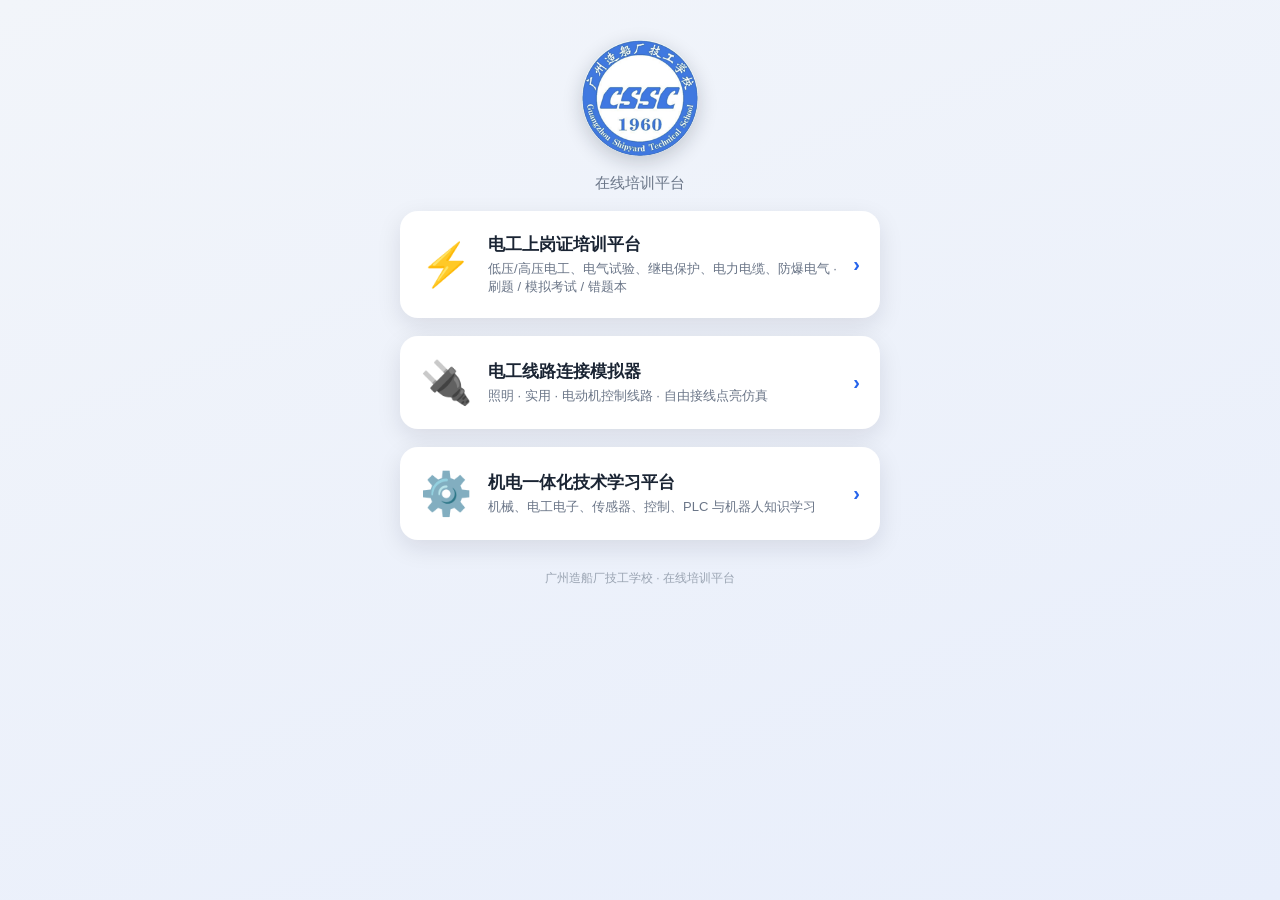
<file: index.html>
<!DOCTYPE html>
<html lang="zh-CN">
<head>
<meta charset="UTF-8" />
<meta name="viewport" content="width=device-width, initial-scale=1.0" />
<meta name="theme-color" content="#16243d" />
<meta http-equiv="Cache-Control" content="no-cache, no-store, must-revalidate" />
<meta http-equiv="Pragma" content="no-cache" />
<meta http-equiv="Expires" content="0" />
<link rel="icon" type="image/png" href="./jd/icons/favicon-32.png?v=2" />
<link rel="apple-touch-icon" href="./jd/icons/apple-touch-icon.png?v=2" />
<title>广州造船厂技工学校 · 培训平台</title>
<style>
  :root { --navy:#16243d; --primary:#2563eb; --text:#1a2433; }
  * { box-sizing:border-box; margin:0; padding:0; }
  body { font-family:-apple-system,"Segoe UI","Microsoft YaHei","PingFang SC",sans-serif; background:linear-gradient(160deg,#f2f5fa,#e8eefb); color:var(--text); min-height:100vh; }
  .wrap { max-width:520px; margin:0 auto; padding:40px 20px; }
  .brand { text-align:center; margin-bottom:8px; }
  .brand .logo { width:116px; height:116px; border-radius:50%; object-fit:cover; box-shadow:0 6px 20px rgba(16,24,40,.2); }
  .brand p { color:#6b7688; font-size:15px; margin-top:14px; }
  .card { display:flex; align-items:center; gap:16px; background:#fff; border-radius:18px; box-shadow:0 8px 24px rgba(16,24,40,.1); padding:22px 20px; margin:18px 0; text-decoration:none; color:var(--text); transition:.18s; }
  .card:hover { transform:translateY(-3px); box-shadow:0 12px 30px rgba(16,24,40,.15); }
  .card .ico { font-size:42px; }
  .card .t { font-size:17px; font-weight:700; }
  .card .d { font-size:13px; color:#6b7688; margin-top:4px; }
  .card .arrow { margin-left:auto; color:#2563eb; font-weight:700; font-size:20px; }
  .foot { text-align:center; color:#9aa4b2; font-size:12px; margin-top:30px; }
</style>
</head>
<body>
  <div class="wrap">
    <div class="brand">
      <img class="logo" src="./jd/icons/apple-touch-icon.png" alt="广州造船厂技工学校校徽" />
      <p>在线培训平台</p>
    </div>
    <a class="card" href="./dg/">
      <div class="ico">⚡</div>
      <div><div class="t">电工上岗证培训平台</div><div class="d">低压/高压电工、电气试验、继电保护、电力电缆、防爆电气 · 刷题 / 模拟考试 / 错题本</div></div>
      <div class="arrow">›</div>
    </a>
    <a class="card" href="./circuit/">
      <div class="ico">🔌</div>
      <div><div class="t">电工线路连接模拟器</div><div class="d">照明 · 实用 · 电动机控制线路 · 自由接线点亮仿真</div></div>
      <div class="arrow">›</div>
    </a>
    <a class="card" href="./jd/">
      <div class="ico">⚙️</div>
      <div><div class="t">机电一体化技术学习平台</div><div class="d">机械、电工电子、传感器、控制、PLC 与机器人知识学习</div></div>
      <div class="arrow">›</div>
    </a>
    <div class="foot">广州造船厂技工学校 · 在线培训平台</div>
  </div>
</body>
</html>
</file>
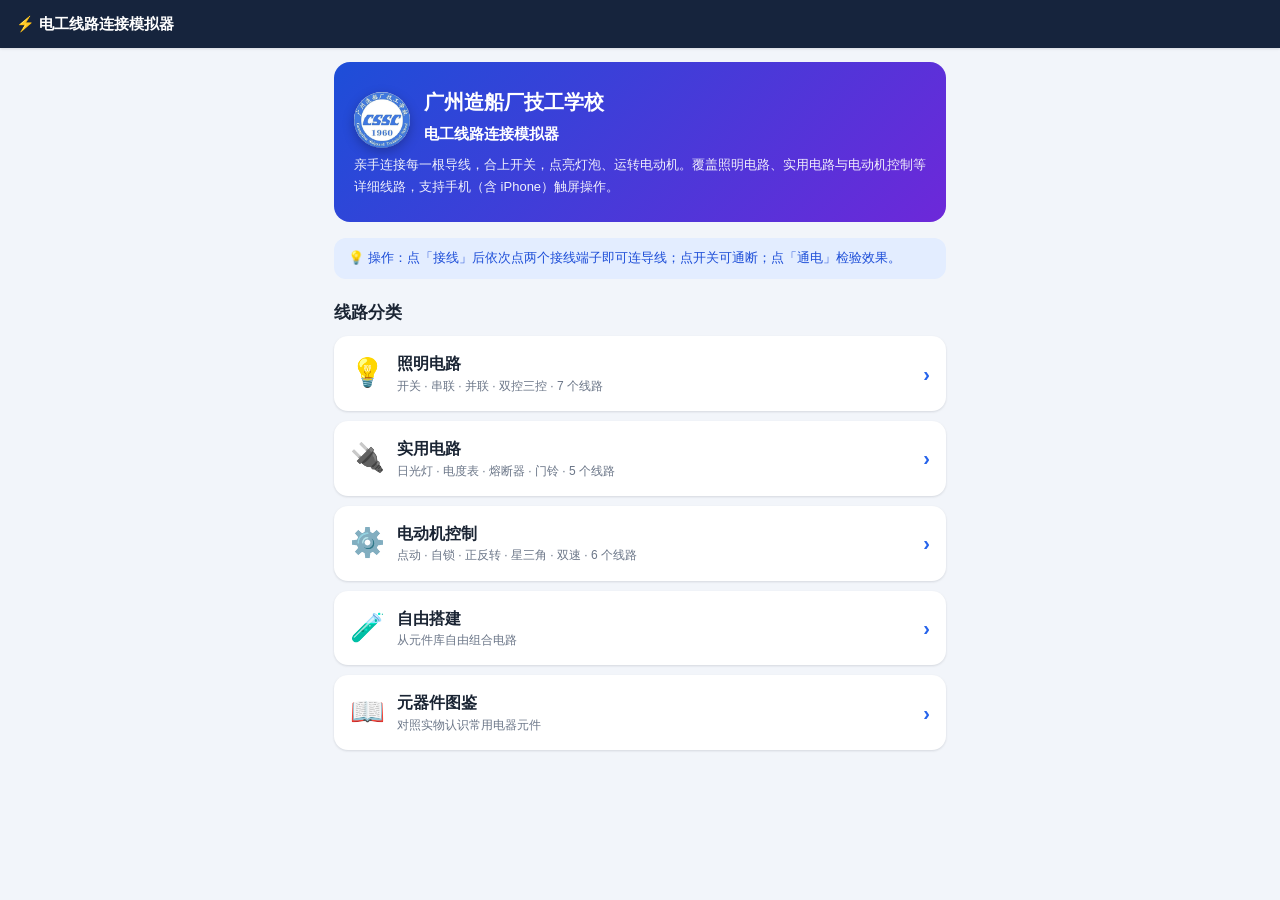
<file: circuit/index.html>
<!DOCTYPE html>
<html lang="zh-CN">
<head>
<meta charset="UTF-8" />
<meta name="viewport" content="width=device-width, initial-scale=1.0, maximum-scale=1.0, user-scalable=no, viewport-fit=cover" />
<meta name="theme-color" content="#16243d" />
<meta name="apple-mobile-web-app-capable" content="yes" />
<meta name="apple-mobile-web-app-status-bar-style" content="black-translucent" />
<meta name="apple-mobile-web-app-title" content="电工线路连接模拟器" />
<meta name="description" content="广州造船厂技工学校电工线路连接模拟器：照明电路、实用电路、电动机控制电路仿真接线与点亮" />
<title>广州造船厂技工学校 · 电工线路连接模拟器</title>
<link rel="manifest" href="manifest.webmanifest" />
<link rel="icon" type="image/png" href="icons/favicon-32.png" />
<link rel="apple-touch-icon" href="icons/apple-touch-icon.png" />
<link rel="stylesheet" href="styles.css" />
</head>
<body>
  <header id="topbar"></header>
  <main id="app"></main>
  <script src="circuits.js"></script>
  <script src="app.js"></script>
  <script>
  if ('serviceWorker' in navigator) {
    window.addEventListener('load', () => {
      navigator.serviceWorker.register('sw.js').catch(() => {});
    });
  }
  </script>
</body>
</html>
</file>
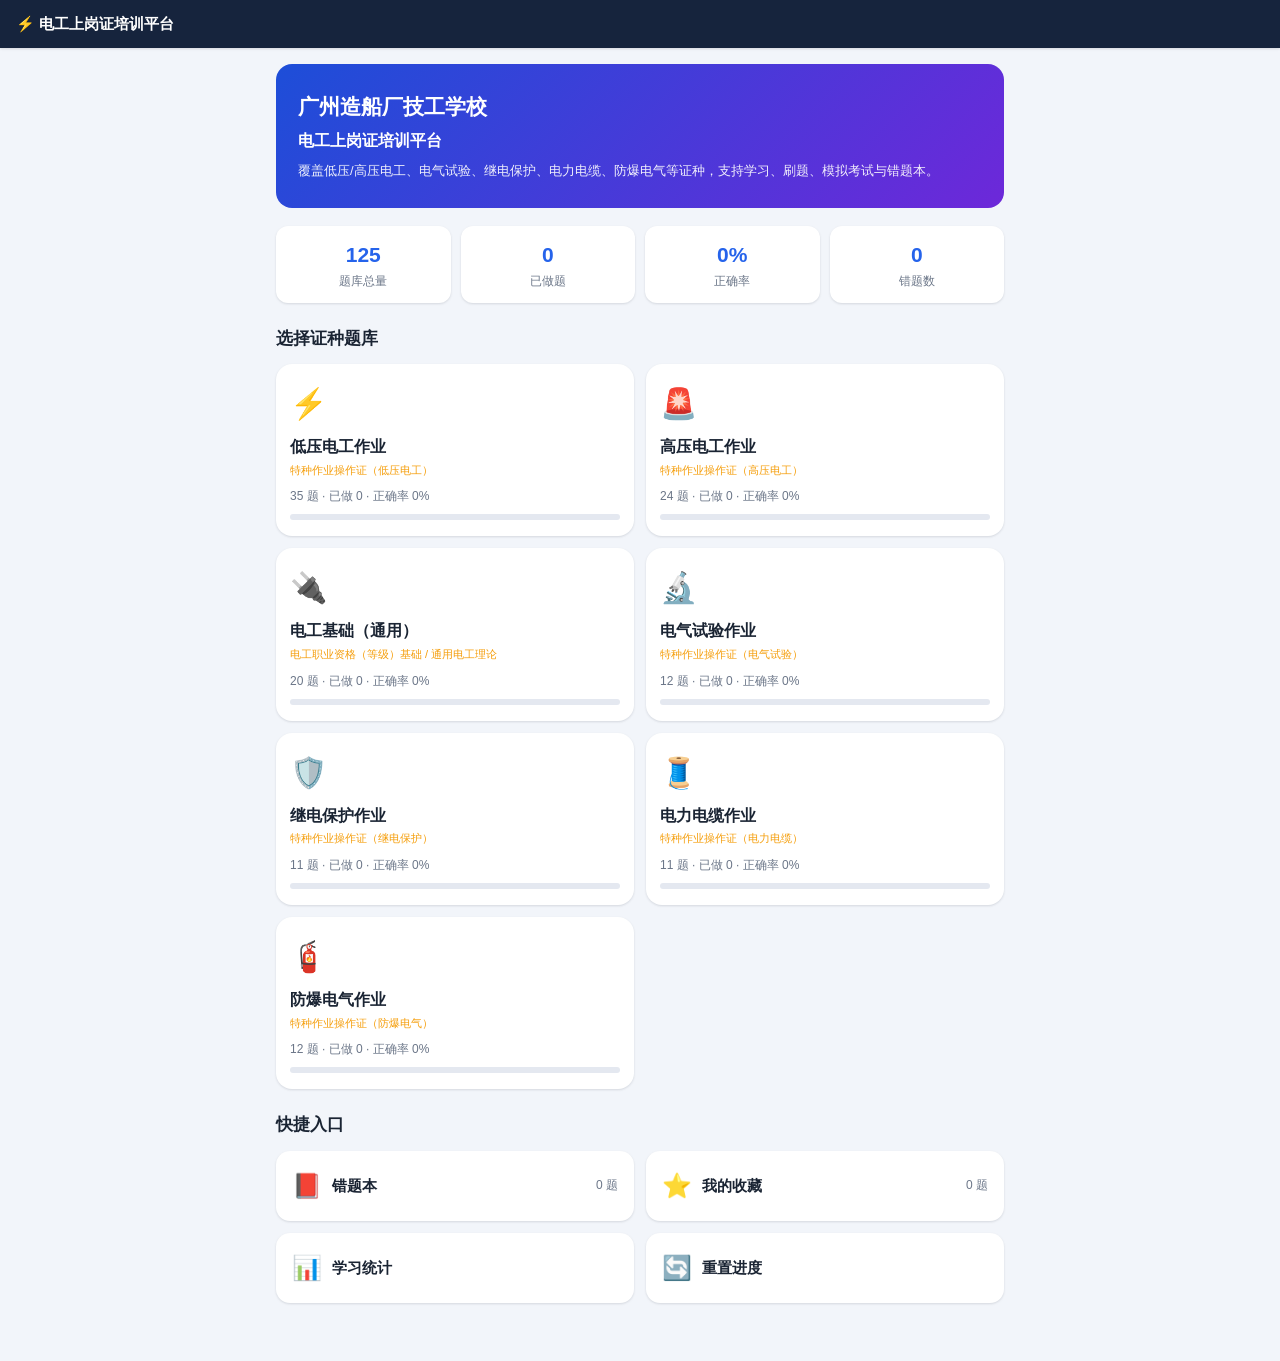
<file: dg/index.html>
<!DOCTYPE html>
<html lang="zh-CN">
<head>
<meta charset="UTF-8" />
<meta name="viewport" content="width=device-width, initial-scale=1.0, viewport-fit=cover" />
<meta name="theme-color" content="#16243d" />
<meta name="apple-mobile-web-app-capable" content="yes" />
<meta name="apple-mobile-web-app-status-bar-style" content="black-translucent" />
<meta name="apple-mobile-web-app-title" content="电工上岗证培训平台" />
<meta name="description" content="广州造船厂技工学校电工上岗证培训平台：低压/高压电工、电气试验、继电保护、电力电缆、防爆电气刷题、模拟考试与错题本" />
<title>广州造船厂技工学校电工上岗证培训平台</title>
<link rel="manifest" href="manifest.webmanifest" />
<link rel="icon" type="image/png" href="icons/favicon-32.png" />
<link rel="apple-touch-icon" href="icons/apple-touch-icon.png" />
<link rel="stylesheet" href="styles.css" />
</head>
<body>
  <header id="topbar"></header>
  <main id="app"></main>
  <script src="questions.js"></script>
  <script src="materials.js"></script>
  <script src="app.js"></script>
  <script>
  if ('serviceWorker' in navigator) {
    window.addEventListener('load', () => {
      navigator.serviceWorker.register('sw.js').catch(() => {});
    });
  }
  </script>
</body>
</html>
</file>
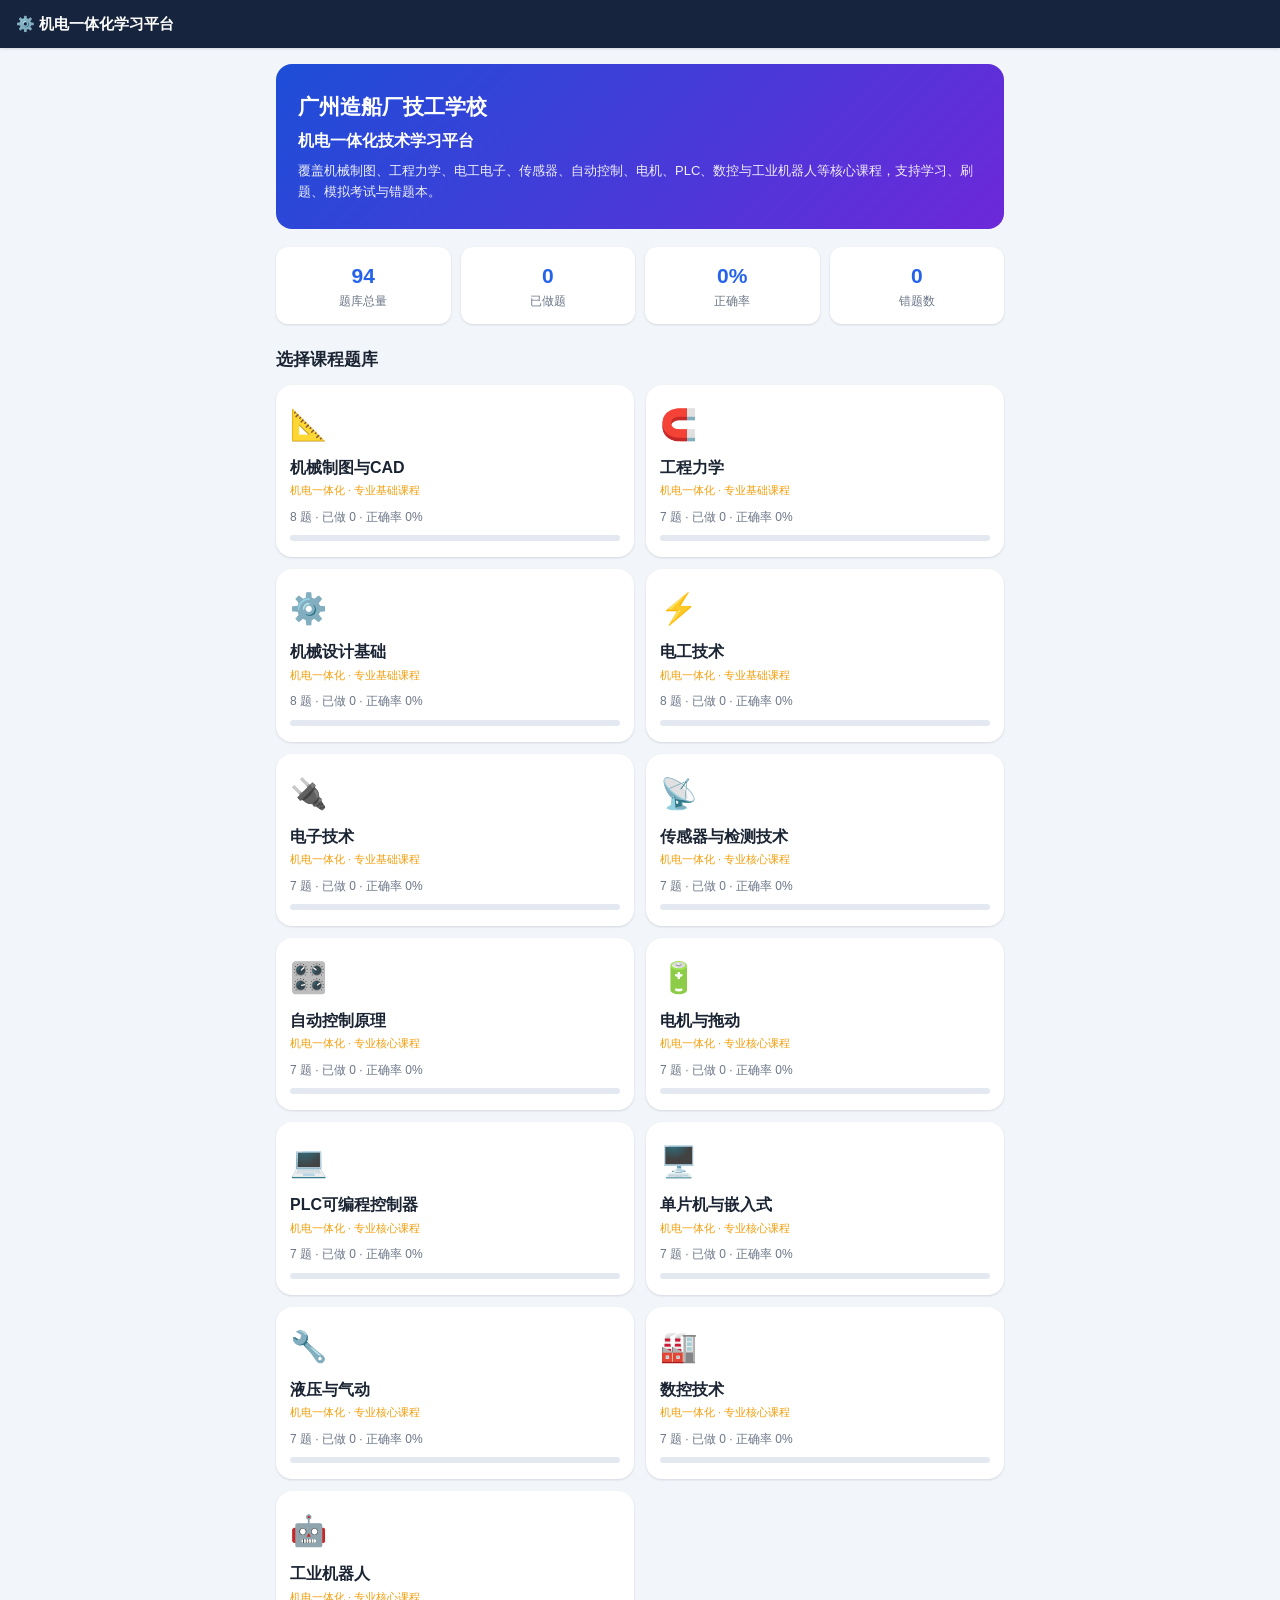
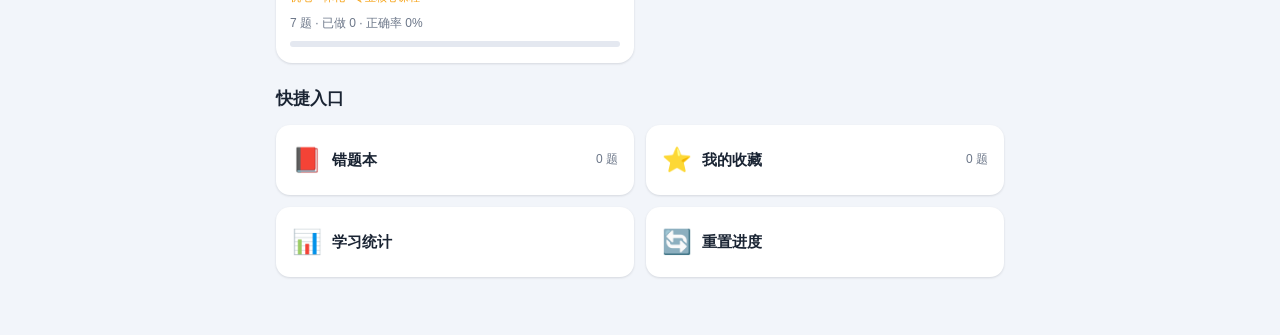
<file: jd/index.html>
<!DOCTYPE html>
<html lang="zh-CN">
<head>
<meta charset="UTF-8" />
<meta name="viewport" content="width=device-width, initial-scale=1.0, viewport-fit=cover" />
<meta name="theme-color" content="#1e2a3d" />
<meta name="apple-mobile-web-app-capable" content="yes" />
<meta name="apple-mobile-web-app-status-bar-style" content="black-translucent" />
<meta name="apple-mobile-web-app-title" content="机电一体化学习平台" />
<meta name="description" content="广州造船厂技工学校机电一体化技术学习平台：机械、电工电子、传感器、控制、PLC、数控与机器人等课程刷题、模拟考试与错题本" />
<title>广州造船厂技工学校机电一体化技术学习平台</title>
<link rel="manifest" href="manifest.webmanifest" />
<link rel="icon" type="image/png" href="icons/favicon-32.png" />
<link rel="apple-touch-icon" href="icons/apple-touch-icon.png" />
<link rel="stylesheet" href="styles.css" />
</head>
<body>
  <header id="topbar"></header>
  <main id="app"></main>
  <script src="questions.js"></script>
  <script src="app.js"></script>
  <script>
  if ('serviceWorker' in navigator) {
    window.addEventListener('load', () => {
      navigator.serviceWorker.register('sw.js').catch(() => {});
    });
  }
  </script>
</body>
</html>
</file>
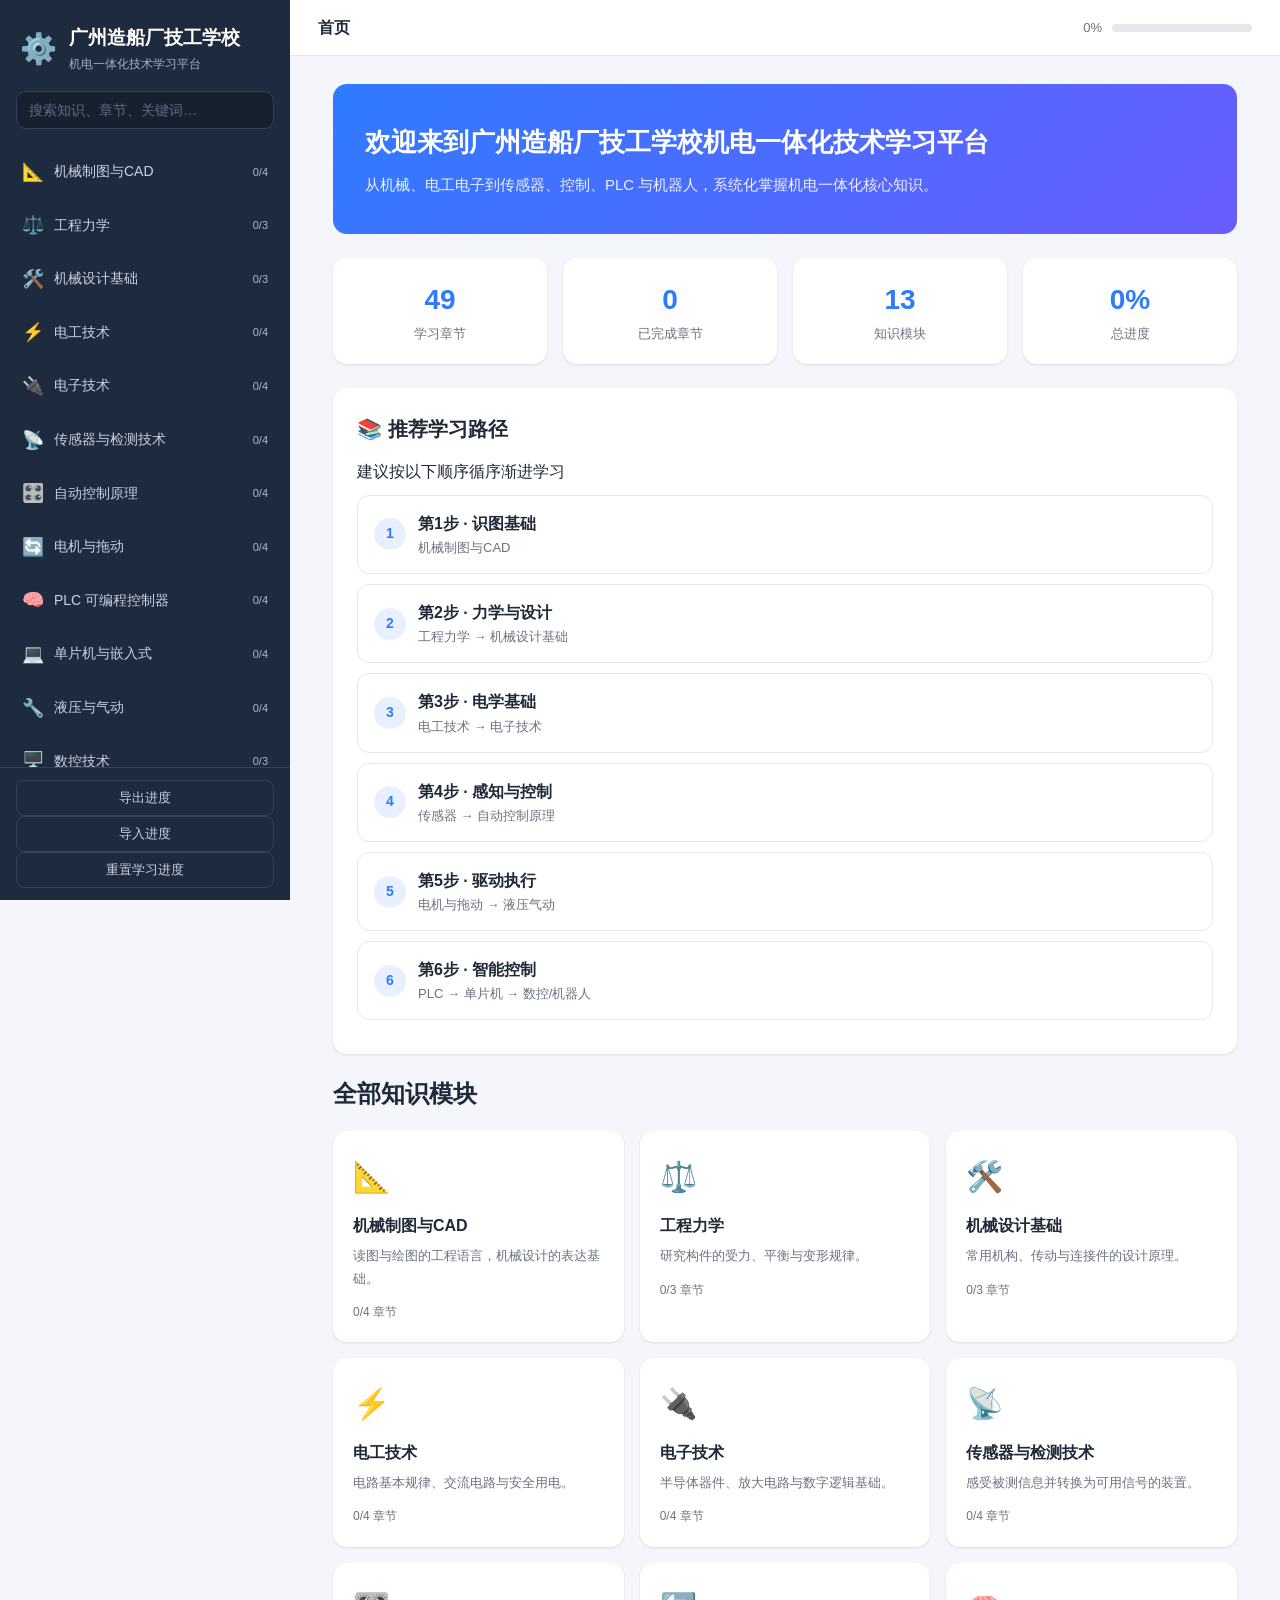
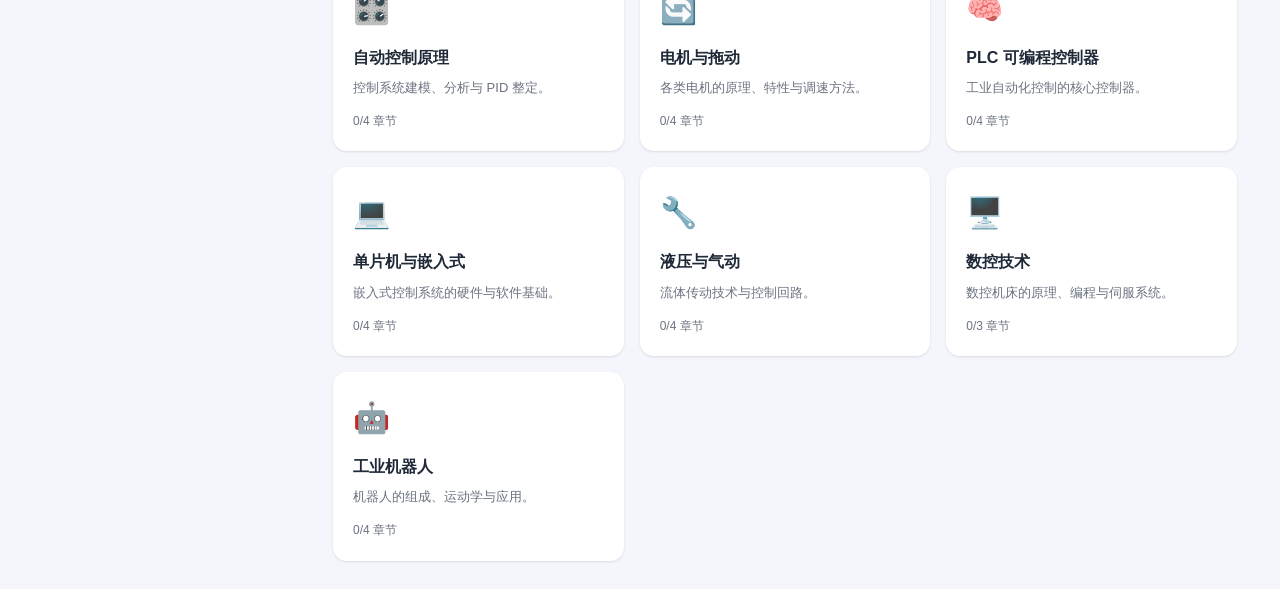
<file: 广州造船厂技工学校机电一体化技术学习平台-离线版.html>
<!DOCTYPE html>
<html lang="zh-CN">
<head>
<meta charset="UTF-8" />
<meta name="viewport" content="width=device-width, initial-scale=1.0, viewport-fit=cover" />
<meta name="theme-color" content="#1e2a3d" />
<meta name="apple-mobile-web-app-capable" content="yes" />
<meta name="apple-mobile-web-app-status-bar-style" content="black-translucent" />
<meta name="apple-mobile-web-app-title" content="机电一体化技术学习平台" />
<title>广州造船厂技工学校机电一体化技术学习平台</title>
<style>
:root {
  --bg: #f4f6fb;
  --sidebar-bg: #1e2a3d;
  --sidebar-text: #c8d2e3;
  --sidebar-active: #2f7bff;
  --card: #ffffff;
  --text: #1f2937;
  --text-muted: #6b7280;
  --border: #e5e7eb;
  --primary: #2f7bff;
  --primary-soft: #e8f0ff;
  --green: #16a34a;
  --green-soft: #e6f7ec;
  --amber: #d97706;
  --red: #dc2626;
  --radius: 14px;
  --shadow: 0 1px 3px rgba(16, 24, 40, 0.08), 0 1px 2px rgba(16, 24, 40, 0.04);
}

* { box-sizing: border-box; margin: 0; padding: 0; }

body {
  font-family: -apple-system, "Segoe UI", "Microsoft YaHei", "PingFang SC", sans-serif;
  background: var(--bg);
  color: var(--text);
  line-height: 1.7;
}

.app { display: flex; min-height: 100vh; }

/* ===== 侧边栏 ===== */
.sidebar {
  width: 290px;
  background: var(--sidebar-bg);
  color: var(--sidebar-text);
  display: flex;
  flex-direction: column;
  flex-shrink: 0;
  height: 100vh;
  position: sticky;
  top: 0;
}
.brand { display: flex; align-items: center; gap: 12px; padding: 22px 20px 16px; }
.brand-logo { font-size: 30px; }
.brand-text h1 { font-size: 19px; color: #fff; font-weight: 700; }
.brand-text p { font-size: 12px; color: var(--sidebar-text); opacity: .8; }

.search-box { padding: 0 16px 14px; }
.search-box input {
  width: 100%; padding: 10px 12px; border-radius: 10px; border: 1px solid #33415a;
  background: #16202f; color: #fff; font-size: 14px; outline: none;
}
.search-box input::placeholder { color: #5f6c82; }
.search-box input:focus { border-color: var(--primary); }

.nav { flex: 1; overflow-y: auto; padding: 4px 10px 20px; }
.nav::-webkit-scrollbar { width: 6px; }
.nav::-webkit-scrollbar-thumb { background: #33415a; border-radius: 3px; }

.nav-item {
  display: flex; align-items: center; gap: 10px;
  padding: 10px 12px; margin-bottom: 3px; border-radius: 10px;
  cursor: pointer; color: var(--sidebar-text); font-size: 14px;
  transition: background .15s; user-select: none;
}
.nav-item:hover { background: #243248; color: #fff; }
.nav-item.active { background: var(--primary); color: #fff; }
.nav-item .ico { font-size: 18px; width: 22px; text-align: center; }
.nav-item .label { flex: 1; }
.nav-item .pct { font-size: 11px; opacity: .85; }

.sidebar-footer { padding: 12px 16px; border-top: 1px solid #33415a; }
.btn-reset {
  width: 100%; padding: 8px; background: transparent; border: 1px solid #33415a;
  color: var(--sidebar-text); border-radius: 8px; cursor: pointer; font-size: 13px;
}
.btn-reset:hover { background: #33415a; color: #fff; }

/* ===== 顶栏 ===== */
.main { flex: 1; display: flex; flex-direction: column; min-width: 0; }
.topbar {
  display: flex; align-items: center; gap: 16px;
  padding: 14px 28px; background: #fff; border-bottom: 1px solid var(--border);
  position: sticky; top: 0; z-index: 10;
}
.btn-menu { display: none; background: none; border: none; font-size: 22px; cursor: pointer; color: var(--text); }
.breadcrumb { font-size: 16px; font-weight: 600; }
.topbar-progress { margin-left: auto; display: flex; align-items: center; gap: 10px; font-size: 13px; color: var(--text-muted); }
.progress-bar { width: 140px; height: 8px; background: var(--border); border-radius: 5px; overflow: hidden; }
.progress-fill { height: 100%; background: var(--green); transition: width .3s; }

.content { padding: 28px; max-width: 960px; width: 100%; margin: 0 auto; }

/* ===== 通用卡片 ===== */
.card { background: var(--card); border-radius: var(--radius); box-shadow: var(--shadow); padding: 24px; margin-bottom: 20px; }
.card h2 { font-size: 20px; margin-bottom: 12px; }
.card h3 { font-size: 16px; margin: 18px 0 8px; }
.card p { color: var(--text); margin-bottom: 10px; }
.muted { color: var(--text-muted); }

/* ===== 首页 ===== */
.hero { background: linear-gradient(135deg, #2f7bff, #6a5cff); color: #fff; border-radius: var(--radius); padding: 36px 32px; margin-bottom: 24px; }
.hero h1 { font-size: 26px; margin-bottom: 8px; }
.hero p { opacity: .9; font-size: 15px; margin-bottom: 0; }

.stats { display: grid; grid-template-columns: repeat(auto-fit, minmax(150px, 1fr)); gap: 16px; margin-bottom: 24px; }
.stat { background: var(--card); border-radius: var(--radius); box-shadow: var(--shadow); padding: 18px; text-align: center; }
.stat .num { font-size: 28px; font-weight: 700; color: var(--primary); }
.stat .lbl { font-size: 13px; color: var(--text-muted); }

.module-grid { display: grid; grid-template-columns: repeat(auto-fill, minmax(240px, 1fr)); gap: 16px; }
.module-card {
  background: var(--card); border-radius: var(--radius); box-shadow: var(--shadow);
  padding: 20px; cursor: pointer; transition: transform .15s, box-shadow .15s;
}
.module-card:hover { transform: translateY(-3px); box-shadow: 0 8px 20px rgba(16,24,40,.12); }
.module-card .m-ico { font-size: 30px; margin-bottom: 10px; }
.module-card h3 { font-size: 16px; margin-bottom: 6px; }
.module-card p { font-size: 13px; color: var(--text-muted); margin-bottom: 12px; }
.module-card .m-meta { display: flex; justify-content: space-between; font-size: 12px; color: var(--text-muted); }

.badge { display: inline-block; padding: 2px 9px; border-radius: 20px; font-size: 12px; font-weight: 600; }
.badge-done { background: var(--green-soft); color: var(--green); }
.badge-ing { background: var(--amber); color: #fff; }

/* ===== 章节列表 ===== */
.chapter-item {
  display: flex; align-items: center; gap: 12px; padding: 14px 16px;
  border: 1px solid var(--border); border-radius: 12px; margin-bottom: 10px; cursor: pointer;
  transition: background .15s;
}
.chapter-item:hover { background: #f9fafb; }
.chapter-item .idx { width: 32px; height: 32px; border-radius: 50%; background: var(--primary-soft); color: var(--primary); display: flex; align-items: center; justify-content: center; font-weight: 700; font-size: 14px; flex-shrink: 0; }
.chapter-item .c-info { flex: 1; }
.chapter-item .c-title { font-weight: 600; }
.chapter-item .c-desc { font-size: 13px; color: var(--text-muted); }
.chapter-item .done-mark { color: var(--green); font-size: 20px; }

/* ===== 章节阅读 ===== */
.read-head { margin-bottom: 20px; }
.read-head h2 { font-size: 24px; margin-bottom: 6px; }
.read-head .muted { font-size: 14px; }
.section-block { margin-bottom: 22px; }
.section-block h3 { font-size: 17px; margin-bottom: 10px; padding-left: 12px; border-left: 4px solid var(--primary); }
.section-block ul { padding-left: 22px; }
.section-block li { margin-bottom: 6px; }
.section-block table { width: 100%; border-collapse: collapse; margin: 12px 0; font-size: 14px; }
.section-block th, .section-block td { border: 1px solid var(--border); padding: 8px 10px; text-align: left; }
.section-block th { background: #f9fafb; }

.keybox { background: var(--primary-soft); border-radius: 10px; padding: 14px 16px; margin-top: 10px; }
.keybox h4 { color: var(--primary); font-size: 14px; margin-bottom: 6px; }
.keybox ul { padding-left: 20px; }

.read-actions { display: flex; gap: 12px; margin-top: 24px; }
.btn { padding: 10px 22px; border-radius: 10px; border: none; cursor: pointer; font-size: 15px; font-weight: 600; transition: background .15s; }
.btn-primary { background: var(--primary); color: #fff; }
.btn-primary:hover { background: #2563eb; }
.btn-outline { background: #fff; color: var(--primary); border: 1px solid var(--primary); }
.btn-outline:hover { background: var(--primary-soft); }
.btn-grey { background: var(--border); color: var(--text); }
.btn-grey:hover { background: #d1d5db; }

/* ===== 测验 ===== */
.quiz-q { margin-bottom: 24px; }
.quiz-q .q-text { font-weight: 600; margin-bottom: 10px; }
.quiz-opt { display: flex; align-items: flex-start; gap: 10px; padding: 10px 14px; border: 1px solid var(--border); border-radius: 10px; margin-bottom: 8px; cursor: pointer; transition: background .15s; }
.quiz-opt:hover { background: #f9fafb; }
.quiz-opt.selected { border-color: var(--primary); background: var(--primary-soft); }
.quiz-opt.correct { border-color: var(--green); background: var(--green-soft); }
.quiz-opt.wrong { border-color: var(--red); background: #fdeaea; }
.quiz-opt .opt-tag { font-weight: 700; width: 22px; }
.quiz-explain { display: none; background: #f9fafb; border-left: 4px solid var(--primary); padding: 10px 14px; border-radius: 6px; font-size: 14px; margin-top: 6px; }
.quiz-explain.show { display: block; }

.score-bar { text-align: center; padding: 20px; }
.score-bar .big { font-size: 40px; font-weight: 700; color: var(--primary); }

/* ===== 空状态 ===== */
.empty { text-align: center; color: var(--text-muted); padding: 50px 20px; }
.empty .e-ico { font-size: 48px; margin-bottom: 12px; }
.search-highlight { background: #fff3bf; border-radius: 3px; }

/* ===== 响应式（手机端） ===== */
body { -webkit-tap-highlight-color: transparent; }

@media (max-width: 768px) {
  .sidebar {
    position: fixed; left: -290px; top: 0; bottom: 0; width: 290px;
    transition: left .25s ease; z-index: 60; height: 100vh;
  }
  .sidebar.open { left: 0; box-shadow: 0 0 40px rgba(0,0,0,.35); }
  body.menu-open::before { content: ""; position: fixed; inset: 0; background: rgba(0,0,0,.45); z-index: 55; }
  .btn-menu { display: block; font-size: 24px; }
  .topbar { padding: 12px 14px; gap: 10px; padding-top: calc(12px + env(safe-area-inset-top)); }
  .breadcrumb { font-size: 15px; white-space: nowrap; overflow: hidden; text-overflow: ellipsis; }
  .topbar-progress .progress-bar { width: 80px; }
  .content { padding: 16px 14px calc(20px + env(safe-area-inset-bottom)); }
  .hero { padding: 26px 20px; }
  .hero h1 { font-size: 22px; }
  .stats { grid-template-columns: repeat(2, 1fr); }
  .module-grid { grid-template-columns: repeat(auto-fill, minmax(150px, 1fr)); gap: 12px; }
  .module-card { padding: 16px; }
  .chapter-item, .quiz-opt, .nav-item { min-height: 48px; }
  .quiz-opt { align-items: center; }
  .btn { min-height: 44px; padding: 11px 20px; }
  .read-actions { flex-wrap: wrap; }
  .read-actions .btn { flex: 1 1 auto; }
  .section-block table { font-size: 13px; }
}

/* ===== 进度导入导出弹窗 ===== */
.modal-mask {
  position: fixed; inset: 0; background: rgba(15, 23, 42, .5);
  display: flex; align-items: center; justify-content: center;
  z-index: 1000; padding: 16px;
}
.modal {
  background: #fff; border-radius: 12px; padding: 20px;
  width: 100%; max-width: 480px; box-shadow: 0 10px 40px rgba(0, 0, 0, .25);
}
.modal h3 { margin: 0 0 12px; font-size: 17px; }
.modal textarea {
  width: 100%; height: 160px; box-sizing: border-box;
  border: 1px solid var(--border); border-radius: 8px; padding: 10px;
  font-size: 12px; font-family: ui-monospace, monospace; resize: vertical;
}
.modal-actions {
  display: flex; gap: 10px; margin-top: 14px; flex-wrap: wrap; justify-content: flex-end;
}
</style>
</head>
<body>
<div class="app">
  <!-- 侧边栏 -->
  <aside class="sidebar" id="sidebar">
    <div class="brand">
      <div class="brand-logo">⚙️</div>
      <div class="brand-text">
        <h1>广州造船厂技工学校</h1>
        <p>机电一体化技术学习平台</p>
      </div>
    </div>
    <div class="search-box">
      <input type="text" id="searchInput" placeholder="搜索知识、章节、关键词…" />
    </div>
    <nav class="nav" id="moduleNav"></nav>
    <div class="sidebar-footer">
      <button class="btn-reset" id="exportBtn" title="导出学习进度到文件/文本">导出进度</button>
      <button class="btn-reset" id="importBtn" title="从文件/文本导入学习进度">导入进度</button>
      <button class="btn-reset" id="resetBtn" title="清除学习进度">重置学习进度</button>
    </div>
  </aside>

  <!-- 主内容 -->
  <main class="main">
    <header class="topbar">
      <button class="btn-menu" id="menuBtn" title="切换菜单">☰</button>
      <div class="breadcrumb" id="breadcrumb">首页</div>
      <div class="topbar-progress">
        <span id="progressText">0%</span>
        <div class="progress-bar"><div class="progress-fill" id="progressFill"></div></div>
      </div>
    </header>

    <section class="content" id="content">
      <!-- 动态渲染 -->
    </section>
  </main>
</div>

<script>
// ============================================================
// 机电一体化学习平台 - 知识库数据
// 数据结构：modules[] = { id, title, icon, description, chapters[], quiz[] }
// chapter = { title, desc, sections[] }
// section = { heading, text, points[] }   points 为要点列表
// quiz = { q, options[], answer, explain }
// ============================================================

const MODULES = [
  {
    id: "drawing",
    title: "机械制图与CAD",
    icon: "📐",
    description: "读图与绘图的工程语言，机械设计的表达基础。",
    chapters: [
      {
        title: "制图基本知识与国家标准",
        desc: "了解图纸幅面、比例、字体、图线等基本规定",
        sections: [
          {
            heading: "图纸幅面与图框",
            text: "图纸幅面按国家标准 GB/T 14689 规定，基本幅面有 A0、A1、A2、A3、A4，后一号幅面是前一号的一半。图框用粗实线绘制，标题栏位于图框右下角，用来填写图名、图号、材料、比例等。",
            points: ["A0 面积最大，尺寸 841×1189mm", "A4 最小，210×297mm", "幅面代号越大，图纸尺寸越小"]
          },
          {
            heading: "比例与字体",
            text: "比例是图中图形与实物相应要素的线性尺寸之比。原值比例 1:1，放大比例如 2:1，缩小比例如 1:2。图样中的尺寸数值始终标注真实尺寸，不受比例影响。",
            points: ["比例 = 图上尺寸 : 实际尺寸", "尺寸标注永远写真实尺寸", "汉字应写成长仿宋体"]
          },
          {
            heading: "图线及应用",
            text: "机械制图常用图线：粗实线（可见轮廓线）、细虚线（不可见轮廓线）、细点画线（轴线、对称中心线）、细实线（尺寸线、剖面线）、波浪线（断裂边界）。",
            points: ["粗实线——可见轮廓", "虚线——不可见轮廓", "点画线——轴线与对称中心线"]
          }
        ]
      },
      {
        title: "三视图与投影基础",
        desc: "用正投影法表达空间形体",
        sections: [
          {
            heading: "正投影与三视图",
            text: "将物体分别向三个互相垂直的投影面（正面 V、水平面 H、侧面 W）作正投影，展开后得到三视图：主视图、俯视图、左视图。",
            points: ["主视图——从前向后看", "俯视图——从上向下看", "左视图——从左向右看"]
          },
          {
            heading: "三视图投影规律",
            text: "三视图之间遵循\"长对正、高平齐、宽相等\"的投影规律：主俯视图长对正，主左视图高平齐，俯左视图宽相等。",
            points: ["长对正（主、俯）", "高平齐（主、左）", "宽相等（俯、左）"]
          }
        ]
      },
      {
        title: "剖视图与断面图",
        desc: "表达机件内部结构的方法",
        sections: [
          {
            heading: "剖视图",
            text: "假想用剖切面剖开机件，将位于观察者和剖切面之间的部分移去，将其余部分向投影面投射所得的图形称为剖视图。剖切面与机件接触的部分画上剖面符号（45°细实线）。",
            points: ["全剖视图——整个剖开", "半剖视图——一半剖开，适用于对称机件", "局部剖视图——局部剖开"]
          },
          {
            heading: "断面图",
            text: "假想用剖切面将机件某处切断，只画出切断面的图形称为断面图。分移出断面图和重合断面图。",
            points: ["断面图只画断面形状", "剖面线为 45° 细实线", "移出断面图画在视图之外"]
          }
        ]
      },
      {
        title: "尺寸标注与表面粗糙度",
        desc: "完整、清晰地标注尺寸和技术要求",
        sections: [
          {
            heading: "尺寸标注基本规则",
            text: "尺寸标注应做到正确、完整、清晰、合理。一个尺寸一般由尺寸界线、尺寸线、尺寸数字和箭头组成。",
            points: ["机件的真实大小以所注尺寸为准", "每个尺寸一般只标注一次", "直径标注 φ，半径标注 R"]
          },
          {
            heading: "表面粗糙度",
            text: "表面粗糙度用 Ra 值表示轮廓算术平均偏差，单位为微米（μm）。数值越小表面越光滑，加工精度越高。",
            points: ["Ra 越小越光滑", "符号 √ 表示去除材料获得", "粗糙度影响配合与耐磨性"]
          }
        ]
      }
    ],
    quiz: [
      { q: "三视图的投影规律中，主视图与俯视图之间的关系是？", options: ["高平齐", "长对正", "宽相等", "以上都不是"], answer: 1, explain: "主视图与俯视图沿长度方向对齐，即\"长对正\"。" },
      { q: "机械制图中，虚线用来表示？", options: ["可见轮廓线", "不可见轮廓线", "轴线", "尺寸线"], answer: 1, explain: "细虚线表示不可见的轮廓线。" },
      { q: "图纸基本幅面中面积最大的是？", options: ["A4", "A3", "A2", "A0"], answer: 3, explain: "A0 幅面最大，尺寸 841×1189mm。" },
      { q: "表面粗糙度 Ra 值越小表示？", options: ["表面越粗糙", "表面越光滑", "与表面质量无关", "颜色越深"], answer: 1, explain: "Ra 为轮廓算术平均偏差，数值越小表面越光滑。" },
      { q: "剖视图中剖面符号一般用什么线型绘制？", options: ["粗实线", "45°细实线", "点画线", "波浪线"], answer: 1, explain: "剖面符号用 45° 细实线（剖面线）绘制。" }
    ]
  },

  {
    id: "mechanics",
    title: "工程力学",
    icon: "⚖️",
    description: "研究构件的受力、平衡与变形规律。",
    chapters: [
      {
        title: "静力学基础",
        desc: "力的概念与刚体平衡条件",
        sections: [
          {
            heading: "力的三要素与公理",
            text: "力对物体的作用效果取决于力的大小、方向和作用点，称为力的三要素。静力学基本公理包括二力平衡公理、加减平衡力系公理、作用与反作用公理等。",
            points: ["力的三要素：大小、方向、作用点", "二力平衡：等值、反向、共线", "作用力与反作用力大小相等、方向相反"]
          },
          {
            heading: "受力分析与平衡方程",
            text: "对物体进行受力分析，画出受力图（隔离体图）。平面一般力系的平衡条件为：ΣFx=0、ΣFy=0、ΣM=0，可求解三个未知量。",
            points: ["ΣFx = 0", "ΣFy = 0", "ΣM = 0"]
          }
        ]
      },
      {
        title: "材料力学基础",
        desc: "构件在载荷作用下的强度、刚度与稳定性",
        sections: [
          {
            heading: "应力与应变",
            text: "应力 σ = F/A（单位截面面积上的内力），单位 Pa。应变 ε 是相对变形量。材料在弹性阶段满足胡克定律 σ = E·ε，E 为弹性模量。",
            points: ["σ = F / A", "胡克定律 σ = E·ε", "E 为弹性模量，表征材料刚度"]
          },
          {
            heading: "四种基本变形",
            text: "构件基本变形有：拉伸（压缩）、剪切、扭转、弯曲。工程中需校核强度：使工作应力不超过许用应力。",
            points: ["拉伸/压缩", "剪切", "扭转", "弯曲"]
          }
        ]
      },
      {
        title: "强度与刚度计算",
        desc: "杆件的强度校核方法",
        sections: [
          {
            heading: "强度条件",
            text: "轴向拉压强度条件 σ = F/A ≤ [σ]，其中 [σ] 为许用应力，等于材料极限应力除以安全系数。",
            points: ["工作应力 ≤ 许用应力", "[σ] = 极限应力 / 安全系数", "强度计算用于保证构件安全"]
          }
        ]
      }
    ],
    quiz: [
      { q: "力的三要素是？", options: ["大小、方向、作用点", "大小、速度、加速度", "质量、方向、时间", "长度、面积、体积"], answer: 0, explain: "力对物体作用效果由大小、方向、作用点决定。" },
      { q: "平面一般力系的独立平衡方程有几个？", options: ["1个", "2个", "3个", "4个"], answer: 2, explain: "ΣFx=0、ΣFy=0、ΣM=0 共三个独立方程，可解三个未知量。" },
      { q: "胡克定律的表达式是？", options: ["F = ma", "σ = E·ε", "P = UI", "Q = mcΔT"], answer: 1, explain: "胡克定律 σ = E·ε，描述弹性阶段应力与应变成正比。" },
      { q: "下列哪个不是构件的基本变形形式？", options: ["拉伸", "剪切", "弯曲", "热胀"], answer: 3, explain: "基本变形为拉压、剪切、扭转、弯曲，热胀冷缩不是力学变形。" },
      { q: "应力 σ 的物理含义是？", options: ["单位长度变形", "单位面积上的内力", "单位体积质量", "单位时间位移"], answer: 1, explain: "应力 σ = F/A，是单位面积上的内力。" }
    ]
  },

  {
    id: "mdesign",
    title: "机械设计基础",
    icon: "🛠️",
    description: "常用机构、传动与连接件的设计原理。",
    chapters: [
      {
        title: "常用机构",
        desc: "平面连杆机构与凸轮机构",
        sections: [
          {
            heading: "平面连杆机构",
            text: "由若干刚性构件用低副连接而成的机构。铰链四杆机构是最基本形式，含曲柄、摇杆、连杆和机架，存在曲柄的条件是满足杆长条件和最短杆为连架杆或机架。",
            points: ["四杆机构：机架、连架杆、连杆", "曲柄摇杆 / 双曲柄 / 双摇杆", "曲柄存在条件：最短杆+最长杆 ≤ 其余两杆之和"]
          },
          {
            heading: "凸轮机构",
            text: "由凸轮、从动件和机架组成。凸轮转动推动从动件按预定规律运动，实现复杂的往复运动。凸轮有盘形凸轮、移动凸轮、圆柱凸轮等。",
            points: ["凸轮——主动件", "从动件——按规律运动", "常用推杆：尖顶、滚子、平底"]
          }
        ]
      },
      {
        title: "齿轮传动",
        desc: "齿轮的基本参数与传动比",
        sections: [
          {
            heading: "齿轮基本参数",
            text: "标准直齿圆柱齿轮基本参数：模数 m、压力角 α（标准 20°）、齿数 z。分度圆直径 d = m·z。模数是决定齿轮尺寸的最基本参数。",
            points: ["分度圆直径 d = m·z", "压力角标准值 20°", "模数标准系列，模数越大齿越大"]
          },
          {
            heading: "传动比",
            text: "齿轮传动比 i = 主动轮转速/从动轮转速 = 从动轮齿数/主动轮齿数。齿轮啮合基本条件：两齿轮的模数和压力角分别相等。",
            points: ["i = n₁/n₂ = z₂/z₁", "正确啮合：模数、压力角相等", "齿轮传动效率高、传动比准确"]
          }
        ]
      },
      {
        title: "轴与轴承",
        desc: "支承旋转零件并传递运动和动力",
        sections: [
          {
            heading: "轴的类型与结构",
            text: "轴按承载分为：转轴（既受弯又受扭）、心轴（只受弯）、传动轴（只受扭）。轴结构设计需考虑定位、固定和加工工艺。",
            points: ["转轴：弯+扭", "心轴：只受弯", "传动轴：只受扭"]
          },
          {
            heading: "滚动轴承",
            text: "滚动轴承由内圈、外圈、滚动体和保持架组成。按承受载荷方向分：向心轴承、推力轴承、向心推力轴承。代号如 6208、7305 等。",
            points: ["四大件：内外圈、滚动体、保持架", "深沟球轴承——主要承受径向载荷", "推力轴承——承受轴向载荷"]
          }
        ]
      }
    ],
    quiz: [
      { q: "齿轮分度圆直径的计算公式是？", options: ["d = m·z", "d = m/z", "d = z/m", "d = m+z"], answer: 0, explain: "分度圆直径 d = 模数 m × 齿数 z。" },
      { q: "既承受弯矩又承受扭矩的轴称为？", options: ["心轴", "转轴", "传动轴", "光轴"], answer: 1, explain: "转轴同时承受弯矩和扭矩。" },
      { q: "标准渐开线齿轮的压力角通常为？", options: ["15°", "20°", "30°", "45°"], answer: 1, explain: "标准压力角为 20°。" },
      { q: "滚动轴承中不参与（直接）承载的元件是？", options: ["内圈", "外圈", "滚动体", "保持架"], answer: 3, explain: "保持架用于均匀隔开滚动体，主要起等分作用。" },
      { q: "四杆机构存在曲柄的必要条件是？", options: ["最短杆+最长杆 ≤ 其余两杆之和", "四杆等长", "最短杆为机架", "无任何条件"], answer: 0, explain: "曲柄存在的必要条件是最短杆与最长杆长度之和小于等于其余两杆之和（杆长条件）。" }
    ]
  },

  {
    id: "electric",
    title: "电工技术",
    icon: "⚡",
    description: "电路基本规律、交流电路与安全用电。",
    chapters: [
      {
        title: "电路基本概念",
        desc: "电压、电流、电阻与欧姆定律",
        sections: [
          {
            heading: "基本物理量",
            text: "电流 I 是电荷的定向移动，单位安培（A）；电压 U 是电位差，单位伏特（V）；电阻 R 表示导体对电流的阻碍作用，单位欧姆（Ω）。电阻 R = ρ·l/S，与材料电阻率和几何尺寸有关。",
            points: ["电流单位 A", "电压单位 V", "电阻单位 Ω，R = ρ·l/S"]
          },
          {
            heading: "欧姆定律",
            text: "一段电路欧姆定律：I = U/R。全电路欧姆定律：I = E/(R+r)，其中 E 为电源电动势，r 为电源内阻。",
            points: ["部分电路：I = U/R", "全电路：I = E/(R+r)", "功率 P = UI = I²R = U²/R"]
          }
        ]
      },
      {
        title: "基尔霍夫定律",
        desc: "复杂电路的分析工具",
        sections: [
          {
            heading: "KCL 电流定律",
            text: "基尔霍夫电流定律（KCL）：在任一节点，流入节点的电流之和等于流出节点的电流之和，即 ΣI入 = ΣI出。",
            points: ["节点电流代数和为零", "ΣI入 = ΣI出"]
          },
          {
            heading: "KVL 电压定律",
            text: "基尔霍夫电压定律（KVL）：沿任一闭合回路绕行一周，各部分电压的代数和为零，即 ΣU = 0。",
            points: ["回路电压代数和为零", "用于列写回路方程"]
          }
        ]
      },
      {
        title: "交流电路",
        desc: "正弦交流电与三相电路",
        sections: [
          {
            heading: "正弦交流电",
            text: "正弦交流电的三要素：幅值（最大值）、频率 f（或角频率 ω）、初相位。我国电网频率为 50Hz。有效值 = 幅值/√2。",
            points: ["三要素：幅值、频率、初相位", "工频 50Hz", "有效值 = 最大值/√2"]
          },
          {
            heading: "三相电路",
            text: "三相交流电由三组幅值相同、频率相同、相位互差 120° 的正弦电动势组成。三相负载有星形（Y）和三角形（△）两种接法。线电压 = √3 × 相电压（星形接法）。",
            points: ["相位互差 120°", "Y 接：线电压 = √3 × 相电压", "△ 接：线电压 = 相电压"]
          }
        ]
      },
      {
        title: "安全用电",
        desc: "触电防护与接地保护",
        sections: [
          {
            heading: "触电与防护",
            text: "人体安全电压为 36V（一般环境）。触电类型有单相触电、两相触电、跨步电压触电。防护措施包括绝缘、接地、安装漏电保护器等。",
            points: ["安全电压 36V", "单相/两相/跨步电压触电", "漏电保护器（RCD）"]
          },
          {
            heading: "保护接地与保护接零",
            text: "保护接地适用于中性点不接地系统，将设备金属外壳接地；保护接零适用于中性点直接接地系统，将外壳与零线相连。",
            points: ["保护接地——TT/IT 系统", "保护接零——TN 系统", "目的：防止触电事故"]
          }
        ]
      }
    ],
    quiz: [
      { q: "部分电路欧姆定律的表达式是？", options: ["I = U/R", "I = U·R", "R = U·I", "U = I/R"], answer: 0, explain: "欧姆定律 I = U/R。" },
      { q: "我国电网的工频频率为？", options: ["25Hz", "50Hz", "60Hz", "100Hz"], answer: 1, explain: "我国电网标准频率为 50Hz。" },
      { q: "基尔霍夫电流定律（KCL）描述的是？", options: ["回路电压代数和为零", "节点电流代数和为零", "功率守恒", "能量守恒"], answer: 1, explain: "KCL：流入节点的电流之和等于流出节点的电流之和。" },
      { q: "三相正弦交流电相位互差？", options: ["60°", "90°", "120°", "180°"], answer: 2, explain: "三相电动势相位互差 120°。" },
      { q: "一般环境下人体安全电压为？", options: ["12V", "36V", "110V", "220V"], answer: 1, explain: "一般环境安全电压为 36V。" }
    ]
  },

  {
    id: "electronics",
    title: "电子技术",
    icon: "🔌",
    description: "半导体器件、放大电路与数字逻辑基础。",
    chapters: [
      {
        title: "半导体与二极管",
        desc: "PN 结与二极管整流",
        sections: [
          {
            heading: "半导体与 PN 结",
            text: "半导体材料（硅、锗）中掺入杂质形成 P 型和 N 型半导体，交界处形成 PN 结，具有单向导电性：正向导通、反向截止。",
            points: ["N 型——自由电子为多数载流子", "P 型——空穴为多数载流子", "PN 结单向导电"]
          },
          {
            heading: "二极管及应用",
            text: "二极管由 PN 结封装而成，正向导通电压硅管约 0.7V、锗管约 0.3V。应用包括整流、稳压、检波等。",
            points: ["硅管正向压降约 0.7V", "整流、稳压、检波", "稳压二极管工作在反向击穿区"]
          }
        ]
      },
      {
        title: "三极管与放大电路",
        desc: "三极管的放大作用",
        sections: [
          {
            heading: "三极管结构与类型",
            text: "三极管分 NPN 和 PNP 两种类型，有三个电极：基极（B）、集电极（C）、发射极（E）。工作在放大区时具有电流放大作用 Ic = β·Ib。",
            points: ["三个电极：B、C、E", "NPN 与 PNP 型", "电流放大：Ic = β·Ib"]
          },
          {
            heading: "三种工作状态",
            text: "三极管有放大、饱和、截止三种工作状态。放大状态发射结正偏、集电结反偏，用于模拟放大；饱和、截止状态用于数字开关。",
            points: ["放大——发射结正偏、集电结反偏", "饱和——两结均正偏", "截止——两结均反偏"]
          }
        ]
      },
      {
        title: "运算放大器",
        desc: "理想运放与典型电路",
        sections: [
          {
            heading: "理想运放特性",
            text: "集成运算放大器开环增益极大，理想运放有\"虚短\"（U+ ≈ U-）和\"虚断\"（输入电流≈0）两条重要特性，用于分析各种放大电路。",
            points: ["虚短：U+ ≈ U-", "虚断：i+ ≈ i- ≈ 0", "高增益、高输入阻抗"]
          },
          {
            heading: "典型运放电路",
            text: "反相放大器 Uo = -(Rf/R1)·Ui；同相放大器 Uo = (1+Rf/R1)·Ui。运放还可构成加法器、减法器、积分器、比较器等。",
            points: ["反相放大：Uo = -(Rf/R1)Ui", "同相放大：Uo = (1+Rf/R1)Ui", "可构成加减、积分、比较电路"]
          }
        ]
      },
      {
        title: "数字逻辑基础",
        desc: "逻辑代数与基本门电路",
        sections: [
          {
            heading: "基本逻辑门",
            text: "基本逻辑关系有与（AND）、或（OR）、非（NOT），对应门电路：与门 Y=A·B、或门 Y=A+B、非门 Y=Ā。还有与非门、或非门、异或门等。",
            points: ["与门：Y = A·B", "或门：Y = A+B", "非门：Y = Ā", "异或门：Y = A⊕B"]
          },
          {
            heading: "数制与逻辑化简",
            text: "数字系统使用二进制。常用数制有二进制、十进制、十六进制，四种进制可相互转换。逻辑函数可用卡诺图等方法化简。",
            points: ["二进制只有 0 和 1", "十六进制逢 16 进一", "卡诺图化简"]
          }
        ]
      }
    ],
    quiz: [
      { q: "硅二极管正向导通压降约为？", options: ["0.3V", "0.7V", "1.2V", "12V"], answer: 1, explain: "硅二极管正向导通压降约 0.7V。" },
      { q: "三极管工作在放大区的条件是？", options: ["发射结反偏、集电结正偏", "发射结正偏、集电结反偏", "两结均正偏", "两结均反偏"], answer: 1, explain: "放大状态：发射结正偏、集电结反偏。" },
      { q: "理想运放的两条重要特性是？", options: ["虚短与虚断", "虚增与虚减", "断路与短路", "正偏与反偏"], answer: 0, explain: "理想运放：虚短（U+≈U-）和虚断（i≈0）。" },
      { q: "与门逻辑表达式是？", options: ["Y = A+B", "Y = A·B", "Y = Ā", "Y = A⊕B"], answer: 1, explain: "与门 Y = A·B（逻辑乘）。" },
      { q: "反相放大器的输出电压表达式是？", options: ["Uo = (Rf/R1)Ui", "Uo = -(Rf/R1)Ui", "Uo = (1+Rf/R1)Ui", "Uo = Ui"], answer: 1, explain: "反相放大 Uo = -(Rf/R1)·Ui，负号表示相位相反。" }
    ]
  },

  {
    id: "sensor",
    title: "传感器与检测技术",
    icon: "📡",
    description: "感受被测信息并转换为可用信号的装置。",
    chapters: [
      {
        title: "传感器概述",
        desc: "传感器的作用与主要性能指标",
        sections: [
          {
            heading: "传感器的定义与组成",
            text: "传感器是能感受规定的被测量并按一定规律转换成可用输出信号（通常是电信号）的器件。通常由敏感元件、转换元件和转换电路组成。",
            points: ["感受被测量→电信号", "组成：敏感元件、转换元件、测量电路", "是机电一体化系统的\"感官\""]
          },
          {
            heading: "主要性能指标",
            text: "传感器主要指标：量程、灵敏度、精度、线性度、迟滞、重复性、分辨率、响应时间等。灵敏度是输出增量与输入增量之比。",
            points: ["灵敏度 = 输出增量/输入增量", "精度、线性度、重复性", "响应时间越快越好"]
          }
        ]
      },
      {
        title: "电阻式传感器",
        desc: "应变式与电位器式传感器",
        sections: [
          {
            heading: "电阻应变式传感器",
            text: "利用金属或半导体材料受力变形时电阻变化的效应（应变效应）制成。金属电阻应变片阻值变化率 ΔR/R = K·ε，K 为灵敏系数。",
            points: ["应变效应：受力变形→电阻变化", "ΔR/R = K·ε", "用于测力、称重、压力"]
          },
          {
            heading: "电位器式传感器",
            text: "将机械位移通过滑动触点转化为电阻值的变化，进而转化为电压输出，结构简单，用于线位移和角位移测量。",
            points: ["位移→电阻→电压", "结构简单、输出大", "用于位移测量"]
          }
        ]
      },
      {
        title: "电感式与电容式传感器",
        desc: "变磁阻、变间隙与变面积原理",
        sections: [
          {
            heading: "电感式传感器",
            text: "利用线圈电感随被测物理量（位移等）变化来测量。变气隙式电感传感器灵敏度高、量程小。",
            points: ["位移→气隙→电感变化", "变气隙、变面积型", "用于微小位移测量"]
          },
          {
            heading: "电容式传感器",
            text: "利用电容 C = εA/d 随极板面积 A、间隙 d、介电常数 ε 变化来测量。改间隙型灵敏度高，改面积型线性好。",
            points: ["C = εA/d", "变间隙/变面积/变介电常数", "可测量位移、液位、厚度"]
          }
        ]
      },
      {
        title: "光电、霍尔与编码器",
        desc: "常用非接触式传感器",
        sections: [
          {
            heading: "光电传感器",
            text: "利用光电效应将光信号转换为电信号。分光电管、光敏电阻、光电池、光敏二极管/三极管等，广泛用于检测和计数。",
            points: ["光电效应：光→电", "光敏电阻、光电池、光敏晶体管", "用于检测、计数、定位"]
          },
          {
            heading: "霍尔传感器与编码器",
            text: "霍尔传感器利用霍尔效应（载流子在磁场中受力偏转产生电位差）测量磁场和电流。编码器分增量式和绝对式，用于角度和位置测量。",
            points: ["霍尔效应：磁场→电压", "增量式编码器：输出脉冲", "绝对式编码器：输出唯一位置码"]
          }
        ]
      }
    ],
    quiz: [
      { q: "传感器通常由敏感元件、转换元件和什么组成？", options: ["电源", "转换电路（测量电路）", "显示器", "存储器"], answer: 1, explain: "传感器由敏感元件、转换元件和转换（测量）电路组成。" },
      { q: "电阻应变式传感器依据的物理效应是？", options: ["压电效应", "应变效应", "霍尔效应", "光电效应"], answer: 1, explain: "利用受力变形引起电阻变化的应变效应。" },
      { q: "电容式传感器的电容公式是？", options: ["C = εA/d", "C = εd/A", "C = A/(εd)", "C = εAd"], answer: 0, explain: "平板电容 C = εA/d。" },
      { q: "霍尔传感器利用的效应是？", options: ["光电效应", "压电效应", "霍尔效应", "热电效应"], answer: 2, explain: "载流子在磁场中偏转产生电位差的霍尔效应。" },
      { q: "输出唯一位置码、断电不失位的编码器是？", options: ["增量式编码器", "绝对式编码器", "电位器", "旋转变压器"], answer: 1, explain: "绝对式编码器每个位置对应唯一编码，断电后位置不丢失。" }
    ]
  },

  {
    id: "control",
    title: "自动控制原理",
    icon: "🎛️",
    description: "控制系统建模、分析与 PID 整定。",
    chapters: [
      {
        title: "控制系统基本概念",
        desc: "开环与闭环、控制系统组成",
        sections: [
          {
            heading: "开环与闭环控制",
            text: "开环控制系统的输出量对控制作用没有影响，结构简单但抗干扰能力差。闭环（反馈）控制系统将被控量反馈与给定量比较，形成偏差进行控制，精度高、抗干扰强。",
            points: ["开环：无反馈，结构简单", "闭环：有反馈，精度高", "闭环核心是\"反馈\""]
          },
          {
            heading: "控制系统组成",
            text: "闭环控制系统基本环节：给定元件、比较元件、控制器（调节器）、执行机构、被控对象、检测（反馈）元件。",
            points: ["给定→比较→控制器→执行→对象", "反馈元件检测输出", "偏差 = 给定 - 反馈"]
          }
        ]
      },
      {
        title: "传递函数与数学模型",
        desc: "用传递函数描述系统",
        sections: [
          {
            heading: "传递函数",
            text: "传递函数 G(s) 是零初始条件下系统输出拉氏变换与输入拉氏变换之比，是复变量 s 的有理分式，用来描述线性定常系统的动态特性。",
            points: ["G(s) = 输出拉氏变换/输入拉氏变换", "s 为复变量", "描述系统动态特性"]
          },
          {
            heading: "典型环节",
            text: "典型环节包括：比例环节、惯性环节、积分环节、微分环节、振荡环节、延迟环节。一阶惯性环节传递函数 G(s) = K/(Ts+1)。",
            points: ["比例环节：K", "惯性环节：K/(Ts+1)", "积分环节：1/s，微分环节：s"]
          }
        ]
      },
      {
        title: "时域与稳定性分析",
        desc: "动态性能指标与稳定性判据",
        sections: [
          {
            heading: "时域性能指标",
            text: "阶跃响应的时域指标：上升时间 tr、峰值时间 tp、调节时间 ts、超调量 σ%。超调量反映系统平稳性，调节时间反映快速性。",
            points: ["超调量 σ%——平稳性", "调节时间 ts——快速性", "稳态误差 ess——准确性"]
          },
          {
            heading: "稳定性",
            text: "稳定性是系统正常工作的首要条件。线性定常系统稳定的充要条件：闭环特征方程所有根的实部均为负（极点均位于 s 左半平面）。",
            points: ["特征根实部为负→稳定", "极点在左半平面", "劳斯判据、奈奎斯特判据"]
          }
        ]
      },
      {
        title: "PID 控制",
        desc: "最广泛应用的控制器",
        sections: [
          {
            heading: "PID 控制原理",
            text: "PID 控制器由比例（P）、积分（I）、微分（D）三部分组成。P 减小稳态误差、加快响应；I 消除稳态误差；D 改善动态性能、抑制超调。",
            points: ["P：成比例反映偏差", "I：消除稳态误差", "D：预测误差变化趋势"]
          },
          {
            heading: "参数整定",
            text: "PID 参数整定方法有试凑法、临界比例度法、衰减曲线法等。整定顺序一般先比例、再积分、后微分。",
            points: ["先 P 后 I 再 D", "临界比例度法", "试凑法最简单"]
          }
        ]
      }
    ],
    quiz: [
      { q: "闭环控制系统与开环系统相比最主要的优点是？", options: ["成本低", "结构简单", "抗干扰能力强、精度高", "无需反馈"], answer: 2, explain: "闭环利用反馈修正偏差，抗干扰能力强、控制精度高。" },
      { q: "PID 控制中，消除稳态误差主要依靠哪个环节？", options: ["比例 P", "积分 I", "微分 D", "都不是"], answer: 1, explain: "积分环节能消除稳态误差。" },
      { q: "线性定常系统稳定的充要条件是闭环极点位于？", options: ["s 右半平面", "s 左半平面", "虚轴上", "原点"], answer: 1, explain: "闭环特征根（极点）实部均为负，即位于 s 左半平面。" },
      { q: "一阶惯性环节的传递函数是？", options: ["K", "K/(Ts+1)", "1/s", "Ts"], answer: 1, explain: "惯性环节 G(s) = K/(Ts+1)。" },
      { q: "超调量 σ% 主要反映系统的什么性能？", options: ["快速性", "平稳性", "准确性", "经济性"], answer: 1, explain: "超调量反映系统的平稳性（阻尼程度）。" }
    ]
  },

  {
    id: "motor",
    title: "电机与拖动",
    icon: "🔄",
    description: "各类电机的原理、特性与调速方法。",
    chapters: [
      {
        title: "直流电机",
        desc: "直流电机的原理与调速",
        sections: [
          {
            heading: "工作原理",
            text: "直流电机基于电磁感应和电磁力原理工作。直流电动机电枢在磁场中受力旋转，通过换向器保持转矩方向不变。",
            points: ["电枢、磁极、换向器", "电磁转矩 T = Ct·Φ·Ia", "换向器保持转矩恒定方向"]
          },
          {
            heading: "调速方法",
            text: "直流电动机调速方法：调电枢电压（基速以下恒转矩调速）、调磁通（基速以上恒功率调速）、串电阻调速。",
            points: ["调压调速——向下调速", "调磁调速——向上调速", "串电阻调速简单但损耗大"]
          }
        ]
      },
      {
        title: "三相异步电机",
        desc: "工业最常用的电机",
        sections: [
          {
            heading: "结构与原理",
            text: "三相异步电机由定子和转子组成。定子通三相交流电产生旋转磁场，转子导体切割磁场感应电流，受力旋转。同步转速 n₀ = 60f/p。",
            points: ["定子+转子", "旋转磁场", "同步转速 n₀ = 60f/p"]
          },
          {
            heading: "转差率与调速",
            text: "转差率 s = (n₀ - n)/n₀，是异步电机的重要参数。调速方式有变频调速、变极调速、变转差率调速，其中变频调速性能最好、应用最广。",
            points: ["转差率 s = (n₀-n)/n₀", "变频调速性能最佳", "变极调速、变转差率调速"]
          }
        ]
      },
      {
        title: "步进电机",
        desc: "数字控制定位的执行元件",
        sections: [
          {
            heading: "步进电机特性",
            text: "步进电机将电脉冲信号转换为角位移，每输入一个脉冲转过一个步距角。步距角 θ = 360°/(z·m)，z 为转子齿数，m 为运行拍数。",
            points: ["脉冲→角位移", "步距角 θ = 360°/(z·m)", "开环定位、无积累误差"]
          },
          {
            heading: "步进电机控制",
            text: "步进电机由驱动器控制，常用工作方式有单拍、双拍、整步、半步和细分驱动。细分可减小步距角、提高运行平稳性。",
            points: ["驱动器+脉冲信号", "细分驱动提高精度和平稳性", "常用于开环定位系统"]
          }
        ]
      },
      {
        title: "伺服电机",
        desc: "闭环精确定位控制",
        sections: [
          {
            heading: "伺服系统",
            text: "伺服电机（交流伺服、直流伺服）配合编码器构成闭环，能精确控制位置、速度和转矩。交流永磁同步伺服电机应用最广。",
            points: ["电机+编码器闭环", "三环控制：电流、速度、位置", "响应快、精度高"]
          },
          {
            heading: "变频调速",
            text: "变频器通过改变电源频率 f 调节异步电机转速（n₀ = 60f/p）。常用 V/F 控制和矢量控制，矢量控制性能接近直流电机。",
            points: ["改变 f 改转速", "V/F 控制", "矢量控制性能更好"]
          }
        ]
      }
    ],
    quiz: [
      { q: "三相异步电机同步转速的公式是？", options: ["n₀ = 60f/p", "n₀ = 60p/f", "n₀ = f/60p", "n₀ = 60fp"], answer: 0, explain: "同步转速 n₀ = 60f/p（f 为频率，p 为磁极对数）。" },
      { q: "将电脉冲信号转换为角位移的电机是？", options: ["直流电机", "步进电机", "异步电机", "同步发电机"], answer: 1, explain: "步进电机每接收一个脉冲转过一个步距角。" },
      { q: "异步电机转差率 s 的表达式是？", options: ["(n-n₀)/n₀", "(n₀-n)/n₀", "(n₀-n)/n", "n₀/n"], answer: 1, explain: "转差率 s = (n₀ - n)/n₀。" },
      { q: "直流电动机在基速以下一般采用什么调速方式？", options: ["调磁通", "调电枢电压", "变频", "变极"], answer: 1, explain: "基速以下采用调电枢电压实现恒转矩调速。" },
      { q: "伺服系统通常的闭环结构包含哪几环？", options: ["电流、速度、位置", "电压、频率、相位", "温度、压力、流量", "功率、能量、时间"], answer: 0, explain: "伺服系统典型三环：电流环、速度环、位置环。" }
    ]
  },

  {
    id: "plc",
    title: "PLC 可编程控制器",
    icon: "🧠",
    description: "工业自动化控制的核心控制器。",
    chapters: [
      {
        title: "PLC 概述与硬件",
        desc: "PLC 的组成与工作原理",
        sections: [
          {
            heading: "PLC 的组成",
            text: "PLC（可编程逻辑控制器）由 CPU、存储器、输入/输出（I/O）模块、电源、通信接口等组成。输入模块接收传感器/按钮信号，输出模块驱动继电器/接触器/执行器。",
            points: ["CPU 是核心", "输入模块 DI、输出模块 DO", "还有 AI/AO 模拟量模块"]
          },
          {
            heading: "工作方式",
            text: "PLC 采用周期性循环扫描工作方式：读取输入→执行用户程序→刷新输出，不断循环。一个循环称为扫描周期。",
            points: ["循环扫描：输入→程序→输出", "扫描周期", "继电器控制→梯形图程序"]
          }
        ]
      },
      {
        title: "梯形图编程",
        desc: "PLC 最常用的编程语言",
        sections: [
          {
            heading: "梯形图基本概念",
            text: "梯形图（LD）是 PLC 最常用的编程语言，由输入触点、输出线圈和内部继电器组成，图形直观、接近继电器控制电路。",
            points: ["常开触点┃┃、常闭触点┃/┃", "输出线圈 ( )", "左右母线之间的逻辑网络"]
          },
          {
            heading: "编程语言",
            text: "IEC 61131-3 标准定义五种语言：梯形图 LD、指令表 IL、功能块图 FBD、顺序功能图 SFC、结构化文本 ST。",
            points: ["LD 梯形图最常用", "FBD 功能块图", "ST 结构化文本"]
          }
        ]
      },
      {
        title: "基本指令",
        desc: "常用逻辑与功能指令",
        sections: [
          {
            heading: "基本逻辑指令",
            text: "基本指令：LD（取）、AND（与）、OR（或）、NOT（非）、OUT（输出）。串联触点用 AND，并联触点用 OR。",
            points: ["LD/AND/OR/NOT/OUT", "串联=AND，并联=OR", "SET/RESET 置位复位"]
          },
          {
            heading: "比较与传送指令",
            text: "常用功能指令：MOV 传送、ADD/SUB 算术运算、CMP 比较、定时器 T 和计数器 C 等。",
            points: ["MOV、ADD、SUB、CMP", "定时器 TON", "计数器 CTU"]
          }
        ]
      },
      {
        title: "定时器、计数器与通信",
        desc: "PLC 的时间与计数控制",
        sections: [
          {
            heading: "定时器与计数器",
            text: "定时器 T 用于延时控制，常见有 TON（延时接通）。计数器 C 用于计数，分加计数器 CTU 和减计数器 CTD。",
            points: ["TON 延时接通", "CTU 加计数器", "定时/计数与复位指令配合"]
          },
          {
            heading: "PLC 通信",
            text: "PLC 通信包括与上位机（HMI/工控机）、与其他 PLC、与智能设备的通信。常用协议：Modbus、Profibus、Profinet、以太网。",
            points: ["Modbus——最通用", "Profibus/Profinet", "HMI 触摸屏通信"]
          }
        ]
      }
    ],
    quiz: [
      { q: "PLC 采用的扫描工作方式是？", options: ["随机执行", "循环扫描", "中断执行", "并行执行"], answer: 1, explain: "PLC 循环扫描：读输入→执行程序→刷新输出。" },
      { q: "PLC 最常用的编程语言是？", options: ["C 语言", "梯形图 LD", "汇编语言", "Python"], answer: 1, explain: "梯形图（LD）最直观且最常用。" },
      { q: "PLC 中输出线圈驱动的是？", options: ["输入设备", "执行器/继电器", "传感器", "编码器"], answer: 1, explain: "输出线圈（DO）驱动继电器、接触器、执行器等。" },
      { q: "梯形图中表示常开触点的是？", options: ["( )", "┃┃", "┃/┃", "──"], answer: 1, explain: "┃┃ 为常开触点，┃/┃ 为常闭触点。" },
      { q: "最通用的 PLC 工业通信协议是？", options: ["Modbus", "HTTP", "FTP", "SNMP"], answer: 0, explain: "Modbus 是最通用的工业通信协议。" }
    ]
  },

  {
    id: "mcu",
    title: "单片机与嵌入式",
    icon: "💻",
    description: "嵌入式控制系统的硬件与软件基础。",
    chapters: [
      {
        title: "单片机基础",
        desc: "单片机的体系结构与资源",
        sections: [
          {
            heading: "单片机概述",
            text: "单片机（MCU）将 CPU、存储器（ROM/RAM）、I/O 接口、定时器等集成在一块芯片上，是嵌入式系统的核心。常用 51 系列和 STM32 系列。",
            points: ["单片集成 CPU+存储+I/O", "51 系列 8 位", "STM32 32 位 ARM 内核"]
          },
          {
            heading: "内部资源",
            text: "单片机内部资源包括：CPU、程序存储器 Flash、数据存储器 RAM、定时器/计数器、串口、ADC/DAC、中断系统等。",
            points: ["Flash 存程序、RAM 存数据", "定时器/计数器", "ADC 模数转换、串口"]
          }
        ]
      },
      {
        title: "GPIO 与外部设备",
        desc: "通用输入输出接口",
        sections: [
          {
            heading: "GPIO 控制",
            text: "GPIO（通用输入输出）引脚可配置为输入或输出，用于读取按键、驱动 LED、继电器等。输出可写高/低电平。",
            points: ["配置输入/输出", "高电平 1、低电平 0", "驱动 LED、读取按键"]
          }
        ]
      },
      {
        title: "中断系统",
        desc: "实时响应的关键机制",
        sections: [
          {
            heading: "中断的概念",
            text: "中断是 CPU 暂停当前程序、转去处理紧急事件，处理完返回被中断处的机制。按优先级响应多个中断源。",
            points: ["中断源：外部、定时、串口等", "中断优先级", "CPU 暂停→处理→返回"]
          },
          {
            heading: "定时器中断",
            text: "定时器按设定时间溢出产生中断，可实现精确定时、周期性任务调度、PWM 波形等。",
            points: ["定时时间到→中断", "用于精确定时", "可产生 PWM"]
          }
        ]
      },
      {
        title: "串口通信",
        desc: "单片机与外界数据交换",
        sections: [
          {
            heading: "串口通信基础",
            text: "串口通信（UART）按位逐位传输，常用 1 个起始位、8 个数据位、1 个停止位。波特率决定传输速率。",
            points: ["起始位+数据位+停止位", "波特率如 9600、115200", "TXD/RXD 交叉连接"]
          },
          {
            heading: "通信接口",
            text: "除 UART 外，还有 I2C（双线总线）、SPI（高速同步）、CAN（汽车/工业）等常用通信接口。",
            points: ["UART 异步串口", "I2C 两线总线", "SPI 高速同步", "CAN 抗干扰强"]
          }
        ]
      }
    ],
    quiz: [
      { q: "单片机（MCU）内部集成了哪些基本部件？", options: ["CPU、存储器、I/O 接口", "只有 CPU", "只有存储器", "只有 I/O"], answer: 0, explain: "MCU 集成 CPU、存储器、I/O 接口、定时器等。" },
      { q: "STM32 系列单片机的内核位数是？", options: ["8 位", "16 位", "32 位", "64 位"], answer: 2, explain: "STM32 采用 32 位 ARM Cortex-M 内核。" },
      { q: "中断机制的作用是？", options: ["降低功耗", "实时响应紧急事件", "增大存储", "提高电压"], answer: 1, explain: "中断使 CPU 能实时响应外部/内部事件。" },
      { q: "UART 串口常用的波特率是？", options: ["50Hz", "9600", "220V", "1000W"], answer: 1, explain: "UART 常用波特率 9600、115200 等。" },
      { q: "以下哪个是双线式总线通信接口？", options: ["UART", "I2C", "USB", "串口"], answer: 1, explain: "I2C 是双线（SDA、SCL）总线。" }
    ]
  },

  {
    id: "hydraulic",
    title: "液压与气动",
    icon: "🔧",
    description: "流体传动技术与控制回路。",
    chapters: [
      {
        title: "液压传动基础",
        desc: "液压传动的原理与特点",
        sections: [
          {
            heading: "液压传动原理",
            text: "液压传动以液体为工作介质，利用液体的压力能传递动力和运动。基于帕斯卡原理，封闭液体中的压强向各方向等值传递。",
            points: ["以液体为介质传递动力", "帕斯卡原理：压力等值传递", "压力由负载决定"]
          },
          {
            heading: "液压系统组成",
            text: "液压系统由动力元件（液压泵）、执行元件（液压缸、液压马达）、控制元件（各类阀）、辅助元件（油箱、滤油器、管路）组成。",
            points: ["动力——液压泵", "执行——液压缸/马达", "控制——方向/压力/流量阀", "辅助——油箱、过滤器"]
          }
        ]
      },
      {
        title: "液压泵与液压缸",
        desc: "动力与执行元件",
        sections: [
          {
            heading: "液压泵",
            text: "液压泵将机械能转换为液压能，常用类型有齿轮泵、叶片泵、柱塞泵。流量 Q 与排量 V 和转速 n 有关：Q = V·n·ηv。",
            points: ["齿轮泵、叶片泵、柱塞泵", "Q = V·n·ηv", "柱塞泵压力最高"]
          },
          {
            heading: "液压缸",
            text: "液压缸将液压能转换为直线运动的机械能。推力 F = p·A（p 为压力，A 为活塞有效面积），速度 v = Q/A。",
            points: ["F = p·A", "v = Q/A", "活塞缸：双作用"]
          }
        ]
      },
      {
        title: "液压控制阀",
        desc: "方向、压力、流量控制",
        sections: [
          {
            heading: "三类控制阀",
            text: "方向控制阀（换向阀、单向阀）控制油流方向；压力控制阀（溢流阀、减压阀、顺序阀）控制压力；流量控制阀（节流阀、调速阀）控制流量。",
            points: ["方向阀——控制流向", "压力阀——控制压力", "流量阀——控制速度"]
          },
          {
            heading: "溢流阀与调速",
            text: "溢流阀起定压和安全保护作用。调速方式有节流调速（简单但能耗大）和容积调速（效率高）。",
            points: ["溢流阀定压/保护", "节流调速", "容积调速"]
          }
        ]
      },
      {
        title: "气动系统",
        desc: "气压传动的组成与应用",
        sections: [
          {
            heading: "气动系统组成",
            text: "气动系统以压缩空气为介质，由气源（压缩机）、气动执行元件（气缸、气马达）、控制阀、辅助元件（过滤器、调压阀、油雾器）组成。",
            points: ["压缩空气为介质", "气缸——直线运动", "气动三联件：过滤器+调压阀+油雾器"]
          },
          {
            heading: "气动与液压比较",
            text: "气动清洁、安全、动作快，但压力低（一般 0.4~0.8MPa）、刚性差；液压压力高、出力大、刚性好，但需密封、易泄漏污染。",
            points: ["气动：清洁、快速、力小", "液压：力大、刚性好", "气动压力一般 0.4~0.8MPa"]
          }
        ]
      }
    ],
    quiz: [
      { q: "液压传动的工作介质是？", options: ["空气", "液体（油液）", "电磁波", "蒸汽"], answer: 1, explain: "液压传动以油液等液体为工作介质。" },
      { q: "液压缸推力 F 的计算公式是？", options: ["F = p·A", "F = p/A", "F = A/p", "F = p+A"], answer: 0, explain: "推力 F = 压力 p × 活塞有效面积 A。" },
      { q: "控制液压系统压力的阀是？", options: ["换向阀", "溢流阀", "单向阀", "节流阀"], answer: 1, explain: "溢流阀属压力控制阀，起定压和安全保护作用。" },
      { q: "液压泵的作用是？", options: ["将机械能转为液压能", "将液压能转为机械能", "储存油液", "过滤油液"], answer: 0, explain: "液压泵是动力元件，将机械能转换为液压能。" },
      { q: "气动三联件包括？", options: ["过滤器、调压阀、油雾器", "泵、阀、缸", "电机、泵、阀", "开关、继电器、接触器"], answer: 0, explain: "气动三联件：过滤器、调压阀、油雾器。" }
    ]
  },

  {
    id: "cnc",
    title: "数控技术",
    icon: "🖥️",
    description: "数控机床的原理、编程与伺服系统。",
    chapters: [
      {
        title: "数控基础",
        desc: "数控系统的原理与组成",
        sections: [
          {
            heading: "数控的概念",
            text: "数控（NC）是用数字化信息对机床运动及加工过程进行自动控制。数控机床按存储的程序自动加工，精度高、效率高、适应性强。",
            points: ["数字化信息控制", "自动加工", "精度高、柔性强"]
          },
          {
            heading: "数控系统组成",
            text: "数控系统由输入/输出装置、CNC 装置（控制器）、伺服驱动系统、检测反馈装置和机床本体组成。",
            points: ["CNC 装置是核心", "伺服系统驱动", "闭环带反馈检测"]
          }
        ]
      },
      {
        title: "数控编程基础",
        desc: "G 代码与 M 代码",
        sections: [
          {
            heading: "常用 G 代码",
            text: "G 代码是准备功能指令。G00 快速定位、G01 直线插补、G02/G03 圆弧插补、G90 绝对值编程、G91 增量值编程、G54 工件坐标系。",
            points: ["G00 快移、G01 直线", "G02 顺圆、G03 逆圆", "G90 绝对、G91 增量"]
          },
          {
            heading: "常用 M 代码与结构",
            text: "M 代码是辅助功能指令。M03 主轴正转、M05 主轴停、M08/M09 切削液开/关、M30 程序结束。程序由程序号、程序段、结束指令组成。",
            points: ["M03 主轴正转", "M08 冷却液开", "M30 程序结束"]
          }
        ]
      },
      {
        title: "插补与伺服系统",
        desc: "运动轨迹的生成与控制",
        sections: [
          {
            heading: "插补原理",
            text: "插补是按给定轨迹在起点和终点之间插入若干中间点，使刀具走出近似轨迹。常用直线插补和圆弧插补，多用逐点比较法和数字积分法（DDA）。",
            points: ["直线插补、圆弧插补", "逐点比较法", "DDA 数字积分法"]
          },
          {
            heading: "位置伺服系统",
            text: "位置检测元件有脉冲编码器、光栅、旋转变压器等。开环用步进电机，闭环用伺服电机+反馈，实现精确位置控制。",
            points: ["编码器、光栅检测", "开环：步进电机", "闭环：伺服电机+反馈"]
          }
        ]
      }
    ],
    quiz: [
      { q: "数控编程中 G01 指令表示？", options: ["快速定位", "直线插补", "顺时针圆弧", "程序结束"], answer: 1, explain: "G01 为直线插补（切削进给）。" },
      { q: "数控编程中 M03 指令表示？", options: ["主轴停", "主轴正转", "主轴反转", "换刀"], answer: 1, explain: "M03 表示主轴正转。" },
      { q: "G90 指令表示？", options: ["增量值编程", "绝对值编程", "圆弧插补", "回参考点"], answer: 1, explain: "G90 为绝对值编程，G91 为增量值编程。" },
      { q: "数控系统中进行轨迹插补运算的核心装置是？", options: ["伺服电机", "CNC（数控）装置", "机床床身", "冷却泵"], answer: 1, explain: "CNC 装置负责插补运算与运动控制。" },
      { q: "开环数控系统常用的驱动元件是？", options: ["伺服电机", "步进电机", "异步电机", "直流电机"], answer: 1, explain: "开环系统无反馈，常用步进电机驱动。" }
    ]
  },

  {
    id: "robot",
    title: "工业机器人",
    icon: "🤖",
    description: "机器人的组成、运动学与应用。",
    chapters: [
      {
        title: "机器人概述",
        desc: "工业机器人的定义与组成",
        sections: [
          {
            heading: "定义与组成",
            text: "工业机器人是面向工业领域的多关节机械手或多自由度机器人。由机械本体（臂、腕、手）、驱动系统、控制系统和传感器系统组成。",
            points: ["机械本体——执行机构", "驱动系统——伺服驱动", "控制系统——CPU+软件", "传感器——感知"]
          },
          {
            heading: "自由度与分类",
            text: "自由度是机器人独立运动的坐标数，通常工业机器人有 4~6 个自由度。按机构分直角坐标型、圆柱坐标型、球坐标型、关节型（多关节）。",
            points: ["一般 4~6 自由度", "六轴关节型最常用", "直角坐标、关节型等"]
          }
        ]
      },
      {
        title: "运动学基础",
        desc: "正运动学与逆运动学",
        sections: [
          {
            heading: "正逆运动学",
            text: "正运动学：已知各关节角度求末端位姿。逆运动学：已知末端位姿求各关节角度。逆运动学是机器人轨迹规划与控制的难点。",
            points: ["正运动学：关节角→末端位姿", "逆运动学：末端位姿→关节角", "逆解可能存在多解"]
          },
          {
            heading: "位姿描述",
            text: "机器人末端位姿用位置（x,y,z）和姿态（旋转角）描述，常用齐次变换矩阵表示，是运动学分析的基础工具。",
            points: ["位置+姿态", "齐次变换矩阵", "D-H 参数法建模"]
          }
        ]
      },
      {
        title: "示教编程与控制",
        desc: "机器人的编程方式",
        sections: [
          {
            heading: "示教再现",
            text: "示教再现（在线示教）是工业机器人最常用编程方式：操作者手动引导机器人或用手持示教器记录位姿，机器人自动复现。",
            points: ["手持示教器记录点位", "再现自动运行", "直观、简单"]
          },
          {
            heading: "离线编程与控制",
            text: "离线编程在电脑上仿真生成程序再下载，效率高。机器人控制含点位控制（PTP）、直线插补、圆弧插补等轨迹控制方式。",
            points: ["离线编程+仿真", "PTP 点到点控制", "直线、圆弧插补"]
          }
        ]
      },
      {
        title: "机器人应用",
        desc: "典型工业应用场景",
        sections: [
          {
            heading: "典型应用",
            text: "工业机器人广泛应用于焊接、搬运（码垛）、喷涂、装配、打磨、上下料等，与数控机床、传送线、视觉系统组成柔性生产线。",
            points: ["焊接、搬运、喷涂、装配", "上下料", "与视觉系统协同"]
          },
          {
            heading: "发展趋势",
            text: "机器人正朝着智能化、协作化（协作机器人）、人机共融、视觉+力觉融合方向发展，用于更复杂的智能作业。",
            points: ["协作机器人", "视觉、力觉融合", "智能化"]
          }
        ]
      }
    ],
    quiz: [
      { q: "典型六轴工业机器人的自由度是？", options: ["3", "4", "6", "10"], answer: 2, explain: "六轴关节型机器人具有 6 个自由度，最常用。" },
      { q: "已知末端位姿求各关节角度的过程称为？", options: ["正运动学", "逆运动学", "动力学", "静力学"], answer: 1, explain: "逆运动学：由末端位姿求关节角。" },
      { q: "工业机器人最常用的编程方式是？", options: ["C 语言", "示教再现", "HTML", "SQL"], answer: 1, explain: "示教再现（在线示教）最直观常用。" },
      { q: "下面哪个不是工业机器人典型应用？", options: ["焊接", "搬运码垛", "喷涂", "文档排版"], answer: 3, explain: "焊接、搬运、喷涂、装配是典型应用，文档排版不属于。" },
      { q: "机器人分析中描述末端位姿常用？", options: ["齐次变换矩阵", "傅里叶变换", "拉普拉斯变换", "小波变换"], answer: 0, explain: "用齐次变换矩阵描述位置和姿态。" }
    ]
  }
];

// 学习路径建议（关键词/搜索时会用到）
const LEARNING_PATH = [
  { title: "第1步 · 识图基础", desc: "机械制图与CAD", moduleId: "drawing" },
  { title: "第2步 · 力学与设计", desc: "工程力学 → 机械设计基础", moduleId: "mechanics" },
  { title: "第3步 · 电学基础", desc: "电工技术 → 电子技术", moduleId: "electric" },
  { title: "第4步 · 感知与控制", desc: "传感器 → 自动控制原理", moduleId: "sensor" },
  { title: "第5步 · 驱动执行", desc: "电机与拖动 → 液压气动", moduleId: "motor" },
  { title: "第6步 · 智能控制", desc: "PLC → 单片机 → 数控/机器人", moduleId: "plc" }
];
</script>
<script>
// ============================================================
// 机电一体化学习平台 - 交互与渲染逻辑
// ============================================================

const STORAGE_KEY = "mechatronics_progress_v1";

// ---------- 状态管理 ----------
function loadState() {
  try {
    const raw = localStorage.getItem(STORAGE_KEY);
    if (raw) return JSON.parse(raw);
  } catch (e) { /* ignore */ }
  return { completed: {}, quiz: {} };
}

let state = loadState();

function saveState() {
  try {
    localStorage.setItem(STORAGE_KEY, JSON.stringify(state));
  } catch (e) { /* ignore */ }
}

function isChapterDone(moduleId, idx) {
  return state.completed[moduleId] && state.completed[moduleId].includes(idx);
}

function setChapterDone(moduleId, idx, done) {
  if (!state.completed[moduleId]) state.completed[moduleId] = [];
  const arr = state.completed[moduleId];
  if (done && !arr.includes(idx)) arr.push(idx);
  if (!done) state.completed[moduleId] = arr.filter(i => i !== idx);
  saveState();
  updateProgressUI();
  renderNav();
}

function moduleCompletedCount(moduleId) {
  const mod = getModule(moduleId);
  return mod.chapters.filter((c, i) => isChapterDone(moduleId, i)).length;
}

function getModule(id) {
  return MODULES.find(m => m.id === id);
}

// ---------- 进度统计 ----------
function totalChapters() {
  return MODULES.reduce((s, m) => s + m.chapters.length, 0);
}
function completedChapters() {
  let n = 0;
  MODULES.forEach(m => m.chapters.forEach((c, i) => { if (isChapterDone(m.id, i)) n++; }));
  return n;
}
function quizDoneCount() {
  return MODULES.filter(m => state.quiz[m.id] != null).length;
}
function overallProgress() {
  const total = totalChapters() + MODULES.length;
  if (total === 0) return 0;
  return Math.round(((completedChapters() + quizDoneCount()) / total) * 100);
}

// ---------- 工具 ----------
function esc(s) {
  return String(s).replace(/[&<>"']/g, c => ({ "&": "&amp;", "<": "&lt;", ">": "&gt;", '"': "&quot;", "'": "&#39;" }[c]));
}

function escapeRegExp(s) {
  return s.replace(/[.*+?^${}()|[\]\\]/g, "\\$&");
}

function highlight(text, query) {
  if (!query) return esc(text);
  const safe = escapeRegExp(query.trim());
  try {
    const re = new RegExp("(" + safe + ")", "gi");
    return esc(text).replace(re, '<span class="search-highlight">$1</span>');
  } catch (e) {
    return esc(text);
  }
}

// ---------- DOM 引用 ----------
const contentEl = document.getElementById("content");
const moduleNav = document.getElementById("moduleNav");
const searchInput = document.getElementById("searchInput");
const breadcrumb = document.getElementById("breadcrumb");
const progressText = document.getElementById("progressText");
const progressFill = document.getElementById("progressFill");
const menuBtn = document.getElementById("menuBtn");
const sidebar = document.getElementById("sidebar");
const resetBtn = document.getElementById("resetBtn");
const exportBtn = document.getElementById("exportBtn");
const importBtn = document.getElementById("importBtn");

let currentLocation = null; // { type: 'home'|'module'|'chapter'|'quiz'|'search', moduleId?, chapterIdx? }

// ---------- 渲染导航 ----------
function renderNav() {
  let html = "";
  MODULES.forEach(m => {
    const done = moduleCompletedCount(m.id);
    const total = m.chapters.length;
    const pct = total ? Math.round(done / total * 100) : 0;
    const active = currentLocation && currentLocation.moduleId === m.id ? "active" : "";
    html += `
      <div class="nav-item ${active}" data-id="${m.id}">
        <span class="ico">${m.icon}</span>
        <span class="label">${esc(m.title)}</span>
        <span class="pct">${done}/${total}</span>
      </div>`;
  });
  moduleNav.innerHTML = html;
  moduleNav.querySelectorAll(".nav-item").forEach(el => {
    el.addEventListener("click", () => { showModule(el.dataset.id); closeMenu(); });
  });
}

function updateProgressUI() {
  const p = overallProgress();
  progressText.textContent = p + "%";
  progressFill.style.width = p + "%";
}

function setBreadcrumb(html) {
  breadcrumb.innerHTML = html;
}

// ---------- 首页 ----------
function showHome() {
  currentLocation = { type: "home" };
  renderNav();
  setBreadcrumb("首页");

  const doneC = completedChapters();
  const totalC = totalChapters();
  const totalQ = MODULES.length;
  const doneQ = quizDoneCount();

  let pathHtml = LEARNING_PATH.map((p, i) => {
    const mod = getModule(p.moduleId);
    const done = mod && doneC > 0 && moduleCompletedCount(p.moduleId) === mod.chapters.length;
    return `
      <div class="chapter-item" style="cursor:pointer" data-path="${p.moduleId}">
        <div class="idx">${i + 1}</div>
        <div class="c-info">
          <div class="c-title">${esc(p.title)}</div>
          <div class="c-desc">${esc(p.desc)}</div>
        </div>
        ${done ? '<span class="done-mark">✓</span>' : ""}
      </div>`;
  }).join("");

  let gridHtml = MODULES.map(m => {
    const done = moduleCompletedCount(m.id);
    const total = m.chapters.length;
    const quizDone = state.quiz[m.id] != null;
    let badge = "";
    if (done === total && quizDone) badge = '<span class="badge badge-done">已完成</span>';
    else if (done > 0 || quizDone) badge = '<span class="badge badge-ing">学习中</span>';
    return `
      <div class="module-card" data-id="${m.id}">
        <div class="m-ico">${m.icon}</div>
        <h3>${esc(m.title)}</h3>
        <p>${esc(m.description)}</p>
        <div class="m-meta"><span>${done}/${total} 章节</span><span>${badge}</span></div>
      </div>`;
  }).join("");

  contentEl.innerHTML = `
    <div class="hero">
      <h1>欢迎来到广州造船厂技工学校机电一体化技术学习平台</h1>
      <p>从机械、电工电子到传感器、控制、PLC 与机器人，系统化掌握机电一体化核心知识。</p>
    </div>
    <div class="stats">
      <div class="stat"><div class="num">${totalC}</div><div class="lbl">学习章节</div></div>
      <div class="stat"><div class="num">${doneC}</div><div class="lbl">已完成章节</div></div>
      <div class="stat"><div class="num">${totalQ}</div><div class="lbl">知识模块</div></div>
      <div class="stat"><div class="num">${overallProgress()}%</div><div class="lbl">总进度</div></div>
    </div>
    <div class="card">
      <h2>📚 推荐学习路径</h2>
      <p class="muted">建议按以下顺序循序渐进学习</p>
      ${pathHtml}
    </div>
    <h2 style="margin:8px 0 16px">全部知识模块</h2>
    <div class="module-grid">${gridHtml}</div>`;

  contentEl.querySelectorAll(".module-card").forEach(el => {
    el.addEventListener("click", () => showModule(el.dataset.id));
  });
  contentEl.querySelectorAll("[data-path]").forEach(el => {
    el.addEventListener("click", () => showModule(el.dataset.path));
  });
}

// ---------- 模块详情 ----------
function showModule(moduleId) {
  const mod = getModule(moduleId);
  if (!mod) return;
  currentLocation = { type: "module", moduleId };
  renderNav();
  setBreadcrumb(`<span style="color:#6b7280">首页</span> / ${esc(mod.title)}`);

  let chaptersHtml = mod.chapters.map((c, i) => {
    const done = isChapterDone(moduleId, i);
    return `
      <div class="chapter-item" data-chapter="${i}">
        <div class="idx">${i + 1}</div>
        <div class="c-info">
          <div class="c-title">${esc(c.title)}</div>
          <div class="c-desc">${esc(c.desc)}</div>
        </div>
        ${done ? '<span class="done-mark">✓</span>' : ""}
      </div>`;
  }).join("");

  const quizDone = state.quiz[moduleId] != null;
  const lastScore = quizDone ? state.quiz[moduleId].score + "/" + state.quiz[moduleId].total : "未完成";

  contentEl.innerHTML = `
    <div class="card">
      <div style="display:flex;align-items:center;gap:14px">
        <div style="font-size:40px">${mod.icon}</div>
        <div>
          <h2 style="margin:0">${esc(mod.title)}</h2>
          <p class="muted" style="margin:0">${esc(mod.description)}</p>
        </div>
      </div>
    </div>
    <div class="card">
      <h2>章节学习（${mod.chapters.length}）</h2>
      ${chaptersHtml}
    </div>
    <div class="card">
      <div style="display:flex;align-items:center;justify-content:space-between;flex-wrap:wrap;gap:10px">
        <div>
          <h2 style="margin:0">📝 课后测验</h2>
          <p class="muted" style="margin:4px 0 0">上次成绩：${lastScore}</p>
        </div>
        <button class="btn btn-primary" id="startQuizBtn">开始测验</button>
      </div>
    </div>`;

  contentEl.querySelectorAll(".chapter-item").forEach(el => {
    el.addEventListener("click", () => showChapter(moduleId, parseInt(el.dataset.chapter, 10)));
  });
  contentEl.querySelector("#startQuizBtn").addEventListener("click", () => showQuiz(moduleId));
}

// ---------- 章节阅读 ----------
function showChapter(moduleId, idx) {
  const mod = getModule(moduleId);
  const chapter = mod.chapters[idx];
  currentLocation = { type: "chapter", moduleId, chapterIdx: idx };
  renderNav();
  setBreadcrumb(`<span style="color:#6b7280">${esc(mod.title)}</span> / ${esc(chapter.title)}`);

  let sectionsHtml = chapter.sections.map(s => {
    let pointsHtml = s.points && s.points.length ? `<ul>${s.points.map(p => `<li>${esc(p)}</li>`).join("")}</ul>` : "";
    return `
      <div class="section-block">
        <h3>${esc(s.heading)}</h3>
        <p>${esc(s.text)}</p>
        ${pointsHtml}
      </div>`;
  }).join("");

  const isLast = idx >= mod.chapters.length - 1;
  const isFirst = idx === 0;
  const done = isChapterDone(moduleId, idx);

  contentEl.innerHTML = `
    <div class="card read-head">
      <h2>${idx + 1}. ${esc(chapter.title)}</h2>
      <span class="muted">${esc(mod.title)} · ${esc(chapter.desc)}</span>
    </div>
    <div class="card">${sectionsHtml}</div>
    <div class="read-actions">
      ${!isFirst ? `<button class="btn btn-outline" id="prevBtn">← 上一节</button>` : ""}
      <button class="btn ${done ? "btn-grey" : "btn-primary"}" id="markDoneBtn">${done ? "✓ 已学完（点击取消）" : "标记为已学完"}</button>
      ${!isLast ? `<button class="btn btn-primary" id="nextBtn">下一节 →</button>` : `<button class="btn btn-primary" id="finishBtn">完成学习，去测验 →</button>`}
    </div>`;

  const prevBtn = contentEl.querySelector("#prevBtn");
  const nextBtn = contentEl.querySelector("#nextBtn");
  const finishBtn = contentEl.querySelector("#finishBtn");
  const markBtn = contentEl.querySelector("#markDoneBtn");

  if (prevBtn) prevBtn.addEventListener("click", () => showChapter(moduleId, idx - 1));
  if (nextBtn) nextBtn.addEventListener("click", () => showChapter(moduleId, idx + 1));
  if (finishBtn) finishBtn.addEventListener("click", () => showQuiz(moduleId));
  markBtn.addEventListener("click", () => {
    setChapterDone(moduleId, idx, !isChapterDone(moduleId, idx));
    showChapter(moduleId, idx);
  });
}

// ---------- 测验 ----------
function showQuiz(moduleId) {
  const mod = getModule(moduleId);
  currentLocation = { type: "quiz", moduleId };
  renderNav();
  setBreadcrumb(`<span style="color:#6b7280">${esc(mod.title)}</span> / 测验`);

  const answers = new Array(mod.quiz.length).fill(-1);
  let submitted = false;

  contentEl.innerHTML = `
    <div class="card">
      <h2>📝 ${esc(mod.title)} · 课后测验</h2>
      <p class="muted">共 ${mod.quiz.length} 题，选择答案后点击\"提交测验\"查看得分与解析。</p>
    </div>
    <div class="card" id="quizBody">
      ${mod.quiz.map((q, qi) => `
        <div class="quiz-q" data-qi="${qi}">
          <div class="q-text">${qi + 1}. ${esc(q.q)}</div>
          ${q.options.map((opt, oi) => `
            <div class="quiz-opt" data-qi="${qi}" data-oi="${oi}">
              <span class="opt-tag">${String.fromCharCode(65 + oi)}</span>
              <span>${esc(opt)}</span>
            </div>`).join("")}
          <div class="quiz-explain" data-qi="${qi}"></div>
        </div>`).join("")}
    </div>
    <div class="read-actions">
      <button class="btn btn-outline" id="backModuleBtn">← 返回模块</button>
      <button class="btn btn-primary" id="submitQuizBtn">提交测验</button>
    </div>`;

  function renderOpts() {
    contentEl.querySelectorAll(".quiz-opt").forEach(el => {
      const qi = parseInt(el.dataset.qi, 10);
      const oi = parseInt(el.dataset.oi, 10);
      if (!submitted) {
        el.classList.toggle("selected", answers[qi] === oi);
      } else {
        const correct = mod.quiz[qi].answer;
        if (oi === correct) el.classList.add("correct");
        else if (oi === answers[qi]) el.classList.add("wrong");
      }
    });
  }

  contentEl.querySelectorAll(".quiz-opt").forEach(el => {
    el.addEventListener("click", () => {
      if (submitted) return;
      const qi = parseInt(el.dataset.qi, 10);
      const oi = parseInt(el.dataset.oi, 10);
      answers[qi] = oi;
      renderOpts();
    });
  });

  contentEl.querySelector("#backModuleBtn").addEventListener("click", () => showModule(moduleId));
  contentEl.querySelector("#submitQuizBtn").addEventListener("click", () => {
    if (submitted) return;
    const unanswered = answers.filter(a => a === -1).length;
    if (unanswered > 0) {
      const c = window.confirm(`还有 ${unanswered} 题未作答，确定提交吗？`);
      if (!c) return;
    }
    submitted = true;
    let score = 0;
    mod.quiz.forEach((q, qi) => {
      if (answers[qi] === q.answer) score++;
      const explainEl = contentEl.querySelector(`.quiz-explain[data-qi="${qi}"]`);
      const correctTag = String.fromCharCode(65 + q.answer);
      explainEl.innerHTML = `<strong>解析：</strong>${esc(q.explain)} <span style="color:#6b7280">（正确答案 ${correctTag}）</span>`;
      explainEl.classList.add("show");
    });
    state.quiz[moduleId] = { score, total: mod.quiz.length };
    saveState();
    renderOpts();

    const resultHtml = `
      <div class="card score-bar">
        <div class="big">${score} / ${mod.quiz.length}</div>
        <p style="margin:8px 0 16px">${score === mod.quiz.length ? "🎉 太棒了，全部答对！" : score >= mod.quiz.length * 0.6 ? "👍 不错，继续巩固薄弱点。" : "💪 建议回到章节再复习一遍。"}</p>
        <button class="btn btn-primary" id="retryBtn">重新测验</button>
      </div>`;
    contentEl.querySelector("#quizBody").insertAdjacentHTML("afterend", resultHtml);
    contentEl.querySelector("#retryBtn").addEventListener("click", () => showQuiz(moduleId));
    const submitBtn = contentEl.querySelector("#submitQuizBtn");
    submitBtn.textContent = "已提交";
    submitBtn.classList.remove("btn-primary");
    submitBtn.classList.add("btn-grey");
    updateProgressUI();
    renderNav();
  });
}

// ---------- 搜索 ----------
function doSearch(query) {
  query = (query || "").trim();
  if (!query) { showHome(); return; }
  currentLocation = { type: "search", query };
  renderNav();
  setBreadcrumb(`搜索：${esc(query)}`);

  const results = [];
  MODULES.forEach(m => {
    // 匹配模块标题/描述
    if (m.title.includes(query) || m.description.includes(query)) {
      results.push({ type: "module", mod: m, title: m.title, snippet: m.description, moduleId: m.id });
    }
    m.chapters.forEach((c, ci) => {
      // 匹配章节标题/描述
      if (c.title.includes(query) || c.desc.includes(query)) {
        results.push({ type: "chapter", mod: m, chapterIdx: ci, title: m.title + " · " + c.title, snippet: c.desc, moduleId: m.id });
      }
      c.sections.forEach(s => {
        if (s.heading.includes(query) || s.text.includes(query)) {
          results.push({ type: "chapter", mod: m, chapterIdx: ci, title: s.heading, snippet: s.text.slice(0, 80) + "…", moduleId: m.id });
        }
        (s.points || []).forEach(p => {
          if (p.includes(query)) {
            results.push({ type: "chapter", mod: m, chapterIdx: ci, title: s.heading, snippet: p, moduleId: m.id });
          }
        });
      });
    });
    // 匹配测验题
    m.quiz.forEach((q, qi) => {
      if (q.q.includes(query)) {
        results.push({ type: "quiz", mod: m, title: q.q, snippet: q.options[q.answer], moduleId: m.id });
      }
    });
  });

  // 去重（同一模块+章节只保留一条）
  const seen = new Set();
  const unique = results.filter(r => {
    const key = r.type + "|" + r.moduleId + "|" + (r.chapterIdx != null ? r.chapterIdx : "");
    if (seen.has(key)) return false;
    seen.add(key);
    return true;
  });

  if (unique.length === 0) {
    contentEl.innerHTML = `<div class="empty"><div class="e-ico">🔍</div><p>未找到与"${esc(query)}"相关的内容</p></div>`;
    return;
  }

  contentEl.innerHTML = `
    <div class="card">
      <h2>搜索结果</h2>
      <p class="muted">找到 ${unique.length} 条相关内容</p>
    </div>
    ${unique.map((r, i) => `
      <div class="chapter-item" data-i="${i}" style="cursor:pointer">
        <div class="idx">${r.type === "quiz" ? "?" : r.type === "module" ? "📚" : ""}</div>
        <div class="c-info">
          <div class="c-title">${highlight(r.title, query)}</div>
          <div class="c-desc">${highlight(r.snippet, query)}</div>
        </div>
      </div>`).join("")}`;

  contentEl.querySelectorAll(".chapter-item").forEach(el => {
    el.addEventListener("click", () => {
      const r = unique[parseInt(el.dataset.i, 10)];
      if (r.type === "chapter") showChapter(r.moduleId, r.chapterIdx);
      else if (r.type === "quiz") showQuiz(r.moduleId);
      else showModule(r.moduleId);
    });
  });
}

// ---------- 事件绑定 ----------
searchInput.addEventListener("input", () => {
  const q = searchInput.value;
  if (q.trim()) doSearch(q);
  else showHome();
});

function closeMenu() {
  sidebar.classList.remove("open");
  document.body.classList.remove("menu-open");
}
menuBtn.addEventListener("click", () => {
  const open = sidebar.classList.toggle("open");
  document.body.classList.toggle("menu-open", open);
});
document.addEventListener("click", e => {
  if (window.innerWidth <= 768 && !sidebar.contains(e.target) && e.target !== menuBtn) {
    closeMenu();
  }
});

resetBtn.addEventListener("click", () => {
  if (window.confirm("确定要清除所有学习进度吗？此操作不可恢复。")) {
    state = { completed: {}, quiz: {} };
    saveState();
    updateProgressUI();
    renderNav();
    showHome();
  }
});

// ---------- 进度导入导出 ----------
function showModal(title, bodyHtml, actionsHtml) {
  const old = document.getElementById("progressModal");
  if (old) old.remove();
  const mask = document.createElement("div");
  mask.id = "progressModal";
  mask.className = "modal-mask";
  mask.innerHTML = `
    <div class="modal">
      <h3>${title}</h3>
      ${bodyHtml}
      <div class="modal-actions">${actionsHtml}</div>
    </div>`;
  mask.addEventListener("click", e => { if (e.target === mask) mask.remove(); });
  document.body.appendChild(mask);
  return mask;
}

exportBtn.addEventListener("click", () => {
  const json = JSON.stringify(state, null, 2);
  let downloaded = false;
  try {
    const blob = new Blob([json], { type: "application/json" });
    const url = URL.createObjectURL(blob);
    const a = document.createElement("a");
    a.href = url;
    a.download = "机电一体化学习进度.json";
    document.body.appendChild(a);
    a.click();
    a.remove();
    setTimeout(() => URL.revokeObjectURL(url), 1000);
    downloaded = true;
  } catch (e) { /* 浏览器不支持下载，改用复制 */ }

  const dlg = showModal(
    "导出学习进度",
    `<p class="muted" style="margin-top:0">${downloaded ? "已开始下载进度文件；如未成功，请复制下方文本手动保存。" : "当前浏览器不支持自动下载，请复制下方文本保存。"}</p>
     <textarea readonly id="exportText">${esc(json)}</textarea>`,
    `<button class="btn btn-outline" id="copyBtn">复制全部</button>
     <button class="btn btn-primary" id="closeModalBtn">关闭</button>`
  );
  const ta = dlg.querySelector("#exportText");
  ta.addEventListener("click", () => ta.select());
  dlg.querySelector("#copyBtn").addEventListener("click", () => {
    ta.select();
    if (navigator.clipboard && navigator.clipboard.writeText) {
      navigator.clipboard.writeText(json).then(() => window.alert("已复制到剪贴板"), () => window.alert("复制失败，请长按文本手动复制"));
    } else {
      try { document.execCommand("copy"); window.alert("已复制到剪贴板"); }
      catch (e) { window.alert("复制失败，请长按文本手动复制"); }
    }
  });
  dlg.querySelector("#closeModalBtn").addEventListener("click", () => dlg.remove());
});

importBtn.addEventListener("click", () => {
  const dlg = showModal(
    "导入学习进度",
    `<p class="muted" style="margin-top:0">粘贴之前导出的进度文本，或点击"读取文件"选择 .json 文件。</p>
     <textarea id="importText" placeholder='粘贴学习进度 JSON…'></textarea>
     <input type="file" id="importFile" accept=".json,application/json,text/plain" style="display:none">`,
    `<button class="btn btn-outline" id="readFileBtn">读取文件</button>
     <button class="btn btn-outline" id="cancelImportBtn">取消</button>
     <button class="btn btn-primary" id="applyImportBtn">导入</button>`
  );
  const ta = dlg.querySelector("#importText");
  const fileInput = dlg.querySelector("#importFile");
  dlg.querySelector("#readFileBtn").addEventListener("click", () => fileInput.click());
  fileInput.addEventListener("change", () => {
    const f = fileInput.files && fileInput.files[0];
    if (!f) return;
    const r = new FileReader();
    r.onload = () => { ta.value = String(r.result || ""); };
    r.readAsText(f);
  });
  function applyImport() {
    const txt = ta.value.trim();
    if (!txt) { window.alert("请先粘贴进度文本或选择文件"); return; }
    try {
      const data = JSON.parse(txt);
      if (!data || typeof data !== "object" || !("completed" in data) || !("quiz" in data)) throw new Error("bad");
      state = { completed: data.completed || {}, quiz: data.quiz || {} };
      saveState();
      updateProgressUI();
      renderNav();
      showHome();
      dlg.remove();
      window.alert("学习进度已成功导入");
    } catch (e) {
      window.alert("导入失败：内容不是有效的进度数据");
    }
  }
  dlg.querySelector("#applyImportBtn").addEventListener("click", applyImport);
  dlg.querySelector("#cancelImportBtn").addEventListener("click", () => dlg.remove());
});

// ---------- 初始化 ----------
function init() {
  updateProgressUI();
  showHome();
}

init();
</script>
</body>
</html>
</file>
<file: circuit/styles.css>
:root {
  --bg: #f2f5fa;
  --card: #ffffff;
  --text: #1a2433;
  --muted: #6b7688;
  --border: #e4e8f0;
  --primary: #2563eb;
  --primary-2: #1d4ed8;
  --primary-soft: #e3edff;
  --navy: #16243d;
  --amber: #f59e0b;
  --amber-soft: #fef3c7;
  --green: #16a34a;
  --green-soft: #e6f7ec;
  --red: #dc2626;
  --red-soft: #fde8e8;
  --radius: 16px;
  --shadow: 0 1px 3px rgba(16,24,40,.08), 0 1px 2px rgba(16,24,40,.05);
  --shadow-lg: 0 8px 24px rgba(16,24,40,.12);
}
* { box-sizing: border-box; margin: 0; padding: 0; -webkit-tap-highlight-color: transparent; }
html, body { height: 100%; }
body {
  font-family: -apple-system, "Segoe UI", "Microsoft YaHei", "PingFang SC", sans-serif;
  background: var(--bg); color: var(--text); line-height: 1.6; font-size: 15px;
  -webkit-user-select: none; user-select: none;
  touch-action: manipulation;
}
#app { max-width: 640px; margin: 0 auto; padding: 0 14px calc(112px + env(safe-area-inset-bottom)); }
.muted { color: var(--muted); }
.small { font-size: 13px; }

/* ===== 顶栏 ===== */
#topbar {
  position: sticky; top: 0; z-index: 50;
  display: flex; align-items: center; gap: 10px;
  padding: calc(12px + env(safe-area-inset-top)) 16px 12px; background: var(--navy); color: #fff;
  box-shadow: var(--shadow); margin-bottom: 14px;
}
.btn-back { background: rgba(255,255,255,.12); color: #fff; border: none; padding: 8px 14px; border-radius: 8px; font-size: 14px; cursor: pointer; min-height: 36px; }
.brand-mini { font-weight: 700; font-size: 15px; }

/* ===== 按钮 ===== */
.btn { display: inline-flex; align-items: center; justify-content: center; gap: 6px; border: none; border-radius: 12px; padding: 12px 16px; font-size: 15px; font-weight: 600; cursor: pointer; transition: .15s; min-height: 46px; }
.btn:disabled { opacity: .45; cursor: not-allowed; }
.btn:active { transform: scale(.98); }
.btn.primary { background: var(--primary); color: #fff; }
.btn.ghost { background: var(--primary-soft); color: var(--primary); }
.btn.warn { background: var(--amber-soft); color: #b45309; }
.btn.danger { background: var(--red-soft); color: var(--red); }
.btn.block { width: 100%; margin-top: 10px; }
.btn.mini { padding: 7px 12px; font-size: 13px; }
.btn-row { display: flex; gap: 8px; flex-wrap: wrap; }
.btn-row .btn { flex: 1; min-width: 0; }

/* ===== 首页 / 列表 ===== */
.hero { background: linear-gradient(135deg, #1d4ed8, #6d28d9); color: #fff; border-radius: var(--radius); padding: 24px 20px; margin-bottom: 16px; }
.hero-top { display: flex; align-items: center; gap: 14px; }
.hero-logo { width: 56px; height: 56px; border-radius: 50%; object-fit: cover; background: #fff; box-shadow: 0 4px 12px rgba(0,0,0,.25); flex-shrink: 0; }
.hero h1 { font-size: 20px; }
.hero-sub { font-size: 15px; font-weight: 700; margin: 4px 0 8px; }
.hero-desc { font-size: 13px; opacity: .92; line-height: 1.7; }

.sec-title { font-size: 17px; margin: 20px 0 10px; font-weight: 700; }

.cat-grid { display: flex; flex-direction: column; gap: 10px; }
.cat-row { display: flex; align-items: center; gap: 12px; background: var(--card); border-radius: 14px; box-shadow: var(--shadow); padding: 15px 16px; cursor: pointer; }
.cat-row:active { transform: scale(.99); }
.cat-ico { font-size: 28px; }
.cat-name { font-size: 16px; font-weight: 700; }
.cat-meta { font-size: 12px; color: var(--muted); }
.cat-arrow { margin-left: auto; color: var(--primary); font-weight: 700; font-size: 20px; }

.circ-list { display: flex; flex-direction: column; gap: 10px; }
.circ-card { display: flex; align-items: center; gap: 12px; background: var(--card); border-radius: 14px; box-shadow: var(--shadow); padding: 14px 15px; cursor: pointer; }
.circ-card:active { transform: scale(.99); }
.level { flex-shrink: 0; width: 30px; height: 30px; border-radius: 9px; display: flex; align-items: center; justify-content: center; font-size: 13px; font-weight: 800; color: #fff; }
.level.l1 { background: #16a34a; }
.level.l2 { background: #f59e0b; }
.level.l3 { background: #dc2626; }
.circ-info { flex: 1; min-width: 0; }
.circ-name { font-size: 15px; font-weight: 700; }
.circ-desc { font-size: 12px; color: var(--muted); white-space: nowrap; overflow: hidden; text-overflow: ellipsis; }
.circ-arrow { color: var(--primary); font-weight: 700; font-size: 20px; }

/* ===== 工作区 ===== */
.workspace-head { background: var(--card); border-radius: var(--radius); box-shadow: var(--shadow); padding: 14px 16px; margin-bottom: 12px; }
.workspace-head h1 { font-size: 17px; }
.workspace-head .meta { font-size: 12px; color: var(--muted); margin-top: 2px; }
.goal { background: var(--amber-soft); border: 1px solid #fcd34d; border-radius: 12px; padding: 10px 12px; font-size: 13px; color: #92400e; margin-top: 10px; line-height: 1.6; }

.canvas-wrap { background: #fff; border-radius: var(--radius); box-shadow: var(--shadow); padding: 8px; margin-bottom: 12px; overflow: hidden; }
svg.canvas { display: block; width: 100%; height: auto; touch-action: none; }

.toolbar { position: fixed; bottom: 0; left: 50%; transform: translateX(-50%); width: 100%; max-width: 640px; z-index: 40; display: flex; gap: 8px; flex-wrap: wrap; background: var(--bg); padding: 8px 14px calc(8px + env(safe-area-inset-bottom)); box-shadow: 0 -1px 0 var(--border); }
.toolbar .btn { flex: 1; min-width: 0; padding: 12px 8px; font-size: 15px; min-height: 50px; }
.seg { display: flex; background: var(--border); border-radius: 12px; padding: 3px; flex: 1; }
.seg button { flex: 1; border: none; background: transparent; padding: 10px 6px; border-radius: 9px; font-size: 15px; font-weight: 600; color: var(--muted); cursor: pointer; min-height: 44px; }
.seg button.on { background: #fff; color: var(--primary); box-shadow: var(--shadow); }

.status-panel { background: var(--card); border-radius: var(--radius); box-shadow: var(--shadow); padding: 14px 16px; margin-bottom: 12px; }
.status-panel h3 { font-size: 14px; margin-bottom: 8px; }
.status-item { display: flex; align-items: center; gap: 8px; font-size: 13px; padding: 4px 0; }
.dot { width: 10px; height: 10px; border-radius: 50%; background: #cbd2dc; flex-shrink: 0; }
.dot.on { background: var(--green); box-shadow: 0 0 8px var(--green); }
.dot.hot { background: var(--red); }
.dot.neu { background: #3b82f6; }

.explain { background: var(--card); border-radius: var(--radius); box-shadow: var(--shadow); padding: 16px; }
.explain h3 { font-size: 15px; margin-bottom: 8px; }
.explain p { font-size: 13px; line-height: 1.75; color: #3b4351; }
.explain .pts { margin-top: 10px; }
.explain .pts li { font-size: 13px; line-height: 1.7; margin-left: 18px; }

/* ===== 自由搭建 ===== */
.palette { display: flex; flex-wrap: wrap; gap: 8px; margin-bottom: 12px; }
.palette-item { background: var(--card); border: 1.5px solid var(--border); border-radius: 12px; padding: 10px 14px; font-size: 14px; font-weight: 600; cursor: pointer; display: flex; align-items: center; gap: 6px; min-height: 44px; }
.palette-item:active { border-color: var(--primary); }

.hint-bar { background: var(--primary-soft); color: var(--primary-2); border-radius: 12px; padding: 10px 14px; font-size: 13px; margin-bottom: 12px; line-height: 1.6; }

@keyframes spin { from { transform: rotate(0deg); } to { transform: rotate(360deg); } }
svg.canvas .spin { transform-origin: 0 0; animation: spin 0.8s linear infinite; }

/* 电流流动动画 */
@keyframes dash { to { stroke-dashoffset: -18; } }
svg.canvas .flow { stroke-dasharray: 4 14; animation: dash .55s linear infinite; pointer-events: none; }

/* 灯泡发光脉动 */
@keyframes pulse { 0%,100% { opacity:.45; transform: scale(1);} 50% { opacity:.95; transform: scale(1.12);} }
svg.canvas .lamp-glow { transform-box: fill-box; transform-origin: center; animation: pulse 1.2s ease-in-out infinite; }

/* 灯泡光芒呼吸 */
@keyframes rayPulse { 0%,100% { transform: scale(1);} 50% { transform: scale(1.12);} }
svg.canvas .lamp-rays { transform-box: fill-box; transform-origin: center; animation: rayPulse 1.4s ease-in-out infinite; }

/* 蜂鸣器声波振动 */
@keyframes buzz { 0%,100% { opacity:.5; transform: translateX(0);} 50% { opacity:1; transform: translateX(2px);} }
svg.canvas .buzz { transform-box: fill-box; animation: buzz .28s ease-in-out infinite; }

svg.canvas .term { cursor: pointer; }
svg.canvas .wire { cursor: pointer; }
svg.canvas .comp[data-comp] { cursor: pointer; }

.empty { text-align: center; padding: 50px 20px; }
.empty .e-ico { font-size: 56px; margin-bottom: 10px; }
.empty p { color: var(--muted); margin-bottom: 16px; }

/* ===== 元器件图鉴 ===== */
.gallery-grid { display: flex; flex-direction: column; gap: 12px; }
.gallery-card { display: flex; gap: 14px; background: var(--card); border-radius: var(--radius); box-shadow: var(--shadow); padding: 14px; }
.gallery-img { flex-shrink: 0; width: 92px; height: 92px; border-radius: 12px; overflow: hidden; background: #f7f9fc; border: 1px solid var(--border); display: flex; align-items: center; justify-content: center; }
.gallery-img img { width: 100%; height: 100%; object-fit: cover; display: block; }
.gallery-body { flex: 1; min-width: 0; }
.gallery-name { font-size: 16px; font-weight: 700; }
.gallery-sym { font-size: 12px; color: var(--primary); font-weight: 600; margin-top: 2px; }
.gallery-desc { font-size: 13px; line-height: 1.65; color: #3b4351; margin-top: 4px; }
.gallery-use { font-size: 12px; color: var(--muted); margin-top: 4px; }
</file>
<file: dg/styles.css>
:root {
  --bg: #f2f5fa;
  --card: #ffffff;
  --text: #1a2433;
  --muted: #6b7688;
  --border: #e4e8f0;
  --primary: #2563eb;
  --primary-2: #1d4ed8;
  --primary-soft: #e3edff;
  --navy: #16243d;
  --amber: #f59e0b;
  --amber-soft: #fef3c7;
  --green: #16a34a;
  --green-soft: #e6f7ec;
  --red: #dc2626;
  --red-soft: #fde8e8;
  --radius: 16px;
  --shadow: 0 1px 3px rgba(16,24,40,.08), 0 1px 2px rgba(16,24,40,.05);
  --shadow-lg: 0 8px 24px rgba(16,24,40,.12);
}
* { box-sizing: border-box; margin: 0; padding: 0; -webkit-tap-highlight-color: transparent; }
html, body { height: 100%; }
body {
  font-family: -apple-system, "Segoe UI", "Microsoft YaHei", "PingFang SC", sans-serif;
  background: var(--bg); color: var(--text); line-height: 1.6; font-size: 15px;
}
#app { max-width: 760px; margin: 0 auto; padding: 0 16px 48px; }
.muted { color: var(--muted); }
.small { font-size: 13px; }
.sec-title { font-size: 17px; margin: 22px 0 12px; font-weight: 700; }

/* ===== 顶栏 ===== */
#topbar {
  position: sticky; top: 0; z-index: 50;
  display: flex; align-items: center; gap: 10px;
  padding: 12px 16px; background: var(--navy); color: #fff;
  box-shadow: var(--shadow); margin-bottom: 16px;
}
.btn-back { background: rgba(255,255,255,.12); color: #fff; border: none; padding: 6px 12px; border-radius: 8px; font-size: 14px; cursor: pointer; }
.brand-mini { font-weight: 700; font-size: 15px; }

/* ===== 按钮 ===== */
.btn { display: inline-flex; align-items: center; justify-content: center; gap: 6px; border: none; border-radius: 12px; padding: 12px 18px; font-size: 15px; font-weight: 600; cursor: pointer; transition: .15s; }
.btn:disabled { opacity: .45; cursor: not-allowed; }
.btn.primary { background: var(--primary); color: #fff; }
.btn.primary:active { background: var(--primary-2); }
.btn.ghost { background: var(--primary-soft); color: var(--primary); }
.btn.warn { background: var(--amber-soft); color: #b45309; }
.btn.block { width: 100%; margin-top: 12px; }
.btn.mini { padding: 6px 12px; font-size: 13px; }
.btn-row { display: flex; gap: 10px; margin-top: 12px; }
.btn-row .btn { flex: 1; margin-top: 0; }

/* ===== 首页 ===== */
.hero { background: linear-gradient(135deg, #1d4ed8, #6d28d9); color: #fff; border-radius: var(--radius); padding: 26px 22px; margin-bottom: 18px; }
.hero h1 { font-size: 21px; }
.hero-sub { font-size: 16px; font-weight: 700; margin: 4px 0 8px; }
.hero-desc { font-size: 13px; opacity: .92; }
.stats-row { display: grid; grid-template-columns: repeat(4, 1fr); gap: 10px; margin-bottom: 16px; }
.stat { background: var(--card); border-radius: 12px; box-shadow: var(--shadow); padding: 12px 8px; text-align: center; }
.stat .num { font-size: 21px; font-weight: 800; color: var(--primary); }
.stat .lbl { font-size: 12px; color: var(--muted); }

.cat-grid { display: grid; grid-template-columns: 1fr 1fr; gap: 12px; }
.cat-card { background: var(--card); border-radius: var(--radius); box-shadow: var(--shadow); padding: 16px 14px; cursor: pointer; transition: .15s; }
.cat-card:active { transform: scale(.98); }
.cat-ico { font-size: 30px; }
.cat-ico.big { font-size: 44px; }
.cat-name { font-size: 16px; font-weight: 700; margin-top: 6px; }
.cat-cert { font-size: 11px; color: var(--amber); margin: 2px 0 8px; }
.cat-meta { font-size: 12px; color: var(--muted); margin-bottom: 8px; }
.bar { height: 6px; background: var(--border); border-radius: 4px; overflow: hidden; }
.bar-fill { height: 100%; background: var(--green); border-radius: 4px; transition: width .3s; }

.quick-grid { display: grid; grid-template-columns: 1fr 1fr; gap: 12px; margin-bottom: 10px; }
.quick-card { background: var(--card); border-radius: 14px; box-shadow: var(--shadow); padding: 16px; display: flex; align-items: center; gap: 10px; cursor: pointer; font-size: 15px; font-weight: 600; }
.quick-card .q-ico { font-size: 24px; }
.quick-card span { margin-left: auto; font-size: 12px; color: var(--muted); font-weight: 500; }

/* ===== 题库详情 ===== */
.cat-head { display: flex; gap: 14px; align-items: center; background: var(--card); border-radius: var(--radius); box-shadow: var(--shadow); padding: 18px; margin-bottom: 16px; }
.cat-head h1 { font-size: 20px; }
.mode-grid { display: grid; grid-template-columns: 1fr 1fr 1fr; gap: 10px; margin-bottom: 8px; }
.mode-card { background: var(--card); border-radius: 14px; box-shadow: var(--shadow); padding: 16px 12px; cursor: pointer; text-align: center; transition: .15s; }
.mode-card:active { transform: scale(.97); }
.mode-card.sel { border: 2px solid var(--primary); }
.mode-card .m-ico { font-size: 28px; }
.mode-card h3 { font-size: 15px; margin: 6px 0 4px; }
.mode-card p { font-size: 12px; color: var(--muted); }

/* ===== 题目列表 ===== */
.qlist { display: flex; flex-direction: column; gap: 8px; }
.qrow { display: flex; align-items: center; gap: 10px; background: var(--card); border-radius: 12px; box-shadow: var(--shadow); padding: 12px 14px; cursor: pointer; }
.qtype { flex-shrink: 0; width: 22px; height: 22px; border-radius: 6px; display: inline-flex; align-items: center; justify-content: center; font-size: 12px; font-weight: 700; color: #fff; }
.t-judge { background: #0891b2; }
.t-single { background: #2563eb; }
.t-multi { background: #7c3aed; }
.qtxt { flex: 1; font-size: 14px; }
.badge { flex-shrink: 0; font-size: 11px; padding: 2px 8px; border-radius: 8px; }
.badge.undone { background: #eef1f6; color: #8a94a6; }
.badge.right { background: var(--green-soft); color: var(--green); }
.badge.wrong { background: var(--red-soft); color: var(--red); }

/* ===== 学习/答题卡片 ===== */
.card { background: var(--card); border-radius: var(--radius); box-shadow: var(--shadow); padding: 20px; }
.card h2 { font-size: 18px; margin-bottom: 8px; }
.study-card { background: var(--card); border-radius: var(--radius); box-shadow: var(--shadow); padding: 18px; margin-bottom: 14px; }
.qmeta { display: flex; align-items: center; gap: 10px; margin-bottom: 14px; }
.qpos { color: var(--muted); font-size: 13px; }
.hint { font-size: 12px; color: var(--amber); }
.fav-btn { margin-left: auto; background: none; border: 1px solid var(--border); color: var(--muted); padding: 5px 12px; border-radius: 8px; cursor: pointer; font-size: 13px; }
.fav-btn.on { color: var(--amber); border-color: var(--amber); background: var(--amber-soft); }
.qtext { font-size: 17px; font-weight: 600; line-height: 1.6; margin-bottom: 16px; padding: 14px; background: #f8fafd; border-radius: 12px; }
.options { display: flex; flex-direction: column; gap: 10px; }
.opt { border: 1.5px solid var(--border); border-radius: 12px; padding: 13px 14px; font-size: 15px; cursor: pointer; transition: .12s; background: #fff; }
.opt:active { background: #f3f6fb; }
.opt.picked { border-color: var(--primary); background: var(--primary-soft); }
.opt.correct { border-color: var(--green); background: var(--green-soft); }
.opt.wrongsel { border-color: var(--red); background: var(--red-soft); }
.exp { margin-top: 16px; padding: 13px 14px; background: var(--green-soft); border-radius: 12px; font-size: 14px; color: #14532d; line-height: 1.6; }
.exp.bad { background: var(--red-soft); color: #7f1d1d; }
.exp.ok { background: var(--green-soft); color: #14532d; }
.study-nav { display: flex; gap: 10px; margin-top: 16px; }
.study-nav .btn { flex: 1; }

/* ===== 刷题 ===== */
.prac-head { display: flex; align-items: center; gap: 12px; margin-bottom: 12px; }
.prc { color: var(--green); font-size: 13px; font-weight: 600; margin-left: auto; }
.filter-row { display: flex; flex-wrap: wrap; gap: 8px; margin-bottom: 8px; }
.fchip { border: 1.5px solid var(--border); border-radius: 20px; padding: 8px 14px; font-size: 13px; cursor: pointer; }
.fchip input { display: none; }
.fchip:has(input:checked) { border-color: var(--primary); background: var(--primary-soft); color: var(--primary); }

/* ===== 考试 ===== */
.exam-head { display: flex; align-items: center; justify-content: space-between; margin-bottom: 10px; }
.timer { background: var(--navy); color: #fff; padding: 6px 14px; border-radius: 10px; font-weight: 700; font-size: 14px; }
.exam-bar { height: 8px; background: var(--border); border-radius: 5px; overflow: hidden; margin-bottom: 12px; }
.exam-fill { height: 100%; background: linear-gradient(90deg, var(--primary), #6d28d9); transition: width .3s; }
.qnav { display: flex; flex-wrap: wrap; gap: 6px; margin-bottom: 14px; }
.qchip { width: 30px; height: 30px; border-radius: 8px; background: #eef1f6; color: var(--muted); display: inline-flex; align-items: center; justify-content: center; font-size: 13px; cursor: pointer; }
.qchip.cur { background: var(--primary); color: #fff; }
.qchip.done { background: var(--green-soft); color: var(--green); }
.exam-nav { display: flex; gap: 10px; margin-top: 12px; }
.exam-nav .btn { flex: 1; }
.form-row { display: flex; align-items: center; justify-content: space-between; padding: 12px 0; border-bottom: 1px solid var(--border); }
.form-row label { font-weight: 600; }
.form-row select { padding: 8px 12px; border-radius: 10px; border: 1.5px solid var(--border); font-size: 15px; background: #fff; }

/* ===== 结果 ===== */
.result-card { background: var(--card); border-radius: var(--radius); box-shadow: var(--shadow-lg); padding: 26px 20px; text-align: center; }
.r-ico { font-size: 56px; margin-bottom: 8px; }
.result-card h2 { font-size: 20px; margin-bottom: 4px; }
.score-big { font-size: 64px; font-weight: 800; color: var(--primary); line-height: 1.1; margin-top: 10px; }
.r-stats { display: grid; grid-template-columns: repeat(4, 1fr); gap: 10px; margin: 18px 0; }
.r-stat .num { font-size: 24px; font-weight: 800; color: var(--text); }
.r-stat .lbl { font-size: 12px; color: var(--muted); }

/* ===== 学习资料 ===== */
.mat-head { background: var(--card); border-radius: var(--radius); box-shadow: var(--shadow); padding: 16px 18px; margin-bottom: 12px; }
.mat-head-top { display: flex; align-items: center; gap: 10px; }
.mat-head-top h1 { font-size: 19px; line-height: 1.4; }
.mat-nav { display: flex; flex-wrap: wrap; gap: 8px; margin-bottom: 14px; }
.mat-chip { border: 1.5px solid var(--border); background: #fff; border-radius: 18px; padding: 6px 12px; font-size: 12px; cursor: pointer; color: var(--muted); }
.mat-chip:active { border-color: var(--primary); background: var(--primary-soft); color: var(--primary); }
.mat-chap { flex-wrap: wrap; }
.mat-sec { background: var(--card); border-radius: var(--radius); box-shadow: var(--shadow); padding: 16px 18px; margin-bottom: 14px; }
.mat-sec-title { font-size: 16px; font-weight: 700; margin-bottom: 12px; padding-bottom: 8px; border-bottom: 2px solid var(--primary-soft); }
.mat-body { display: flex; flex-direction: column; gap: 8px; }
.mat-h { font-size: 14px; font-weight: 700; color: var(--primary-2); margin-top: 8px; }
.mat-p { font-size: 14px; line-height: 1.75; color: var(--text); }
.mat-li { font-size: 14px; line-height: 1.7; padding-left: 18px; position: relative; }
.mat-li::before { content: "•"; position: absolute; left: 6px; color: var(--primary); font-weight: 700; }
.mat-ol { padding-left: 22px; display: flex; flex-direction: column; gap: 6px; }
.mat-ol li { font-size: 14px; line-height: 1.7; }
.mat-qa { background: #f8fafd; border: 1px solid var(--border); border-left: 4px solid var(--primary); border-radius: 10px; padding: 10px 12px; }
.mat-q { font-size: 14px; font-weight: 600; margin-bottom: 6px; }
.mat-a { font-size: 14px; color: #14532d; line-height: 1.7; }
.mat-note { background: var(--amber-soft); border: 1px solid #fcd34d; border-radius: 10px; padding: 10px 12px; font-size: 13px; color: #92400e; line-height: 1.7; }
.mat-tr { display: flex; gap: 10px; border-bottom: 1px dashed var(--border); padding: 8px 0; font-size: 13px; }
.mat-tr:last-child { border-bottom: none; }
.mat-k { flex: 0 0 44%; font-weight: 600; line-height: 1.6; }
.mat-v { flex: 1; color: var(--muted); line-height: 1.6; }

/* ===== 空状态 ===== */
.empty { text-align: center; padding: 60px 20px; }
.e-ico { font-size: 60px; margin-bottom: 10px; }
.empty p { color: var(--muted); margin-bottom: 18px; }

/* ===== 统计 ===== */
.cat-stats-row { display: flex; align-items: center; gap: 10px; padding: 12px 0; border-bottom: 1px solid var(--border); }
.cat-stats-row:last-child { border-bottom: none; }
.cname { width: 150px; font-size: 14px; flex-shrink: 0; }
.cbar { flex: 1; }
.cmeta { width: 86px; text-align: right; font-size: 12px; color: var(--muted); flex-shrink: 0; }

@media (max-width: 480px) {
  .cat-grid { grid-template-columns: 1fr 1fr; }
  .mode-grid { grid-template-columns: 1fr; }
  .mode-card { display: flex; align-items: center; gap: 12px; text-align: left; }
  .mode-card p { flex: 1; }
  .stats-row { grid-template-columns: repeat(4, 1fr); }
  .cname { width: 118px; }
}
</file>
<file: jd/styles.css>
:root {
  --bg: #f2f5fa;
  --card: #ffffff;
  --text: #1a2433;
  --muted: #6b7688;
  --border: #e4e8f0;
  --primary: #2563eb;
  --primary-2: #1d4ed8;
  --primary-soft: #e3edff;
  --navy: #16243d;
  --amber: #f59e0b;
  --amber-soft: #fef3c7;
  --green: #16a34a;
  --green-soft: #e6f7ec;
  --red: #dc2626;
  --red-soft: #fde8e8;
  --radius: 16px;
  --shadow: 0 1px 3px rgba(16,24,40,.08), 0 1px 2px rgba(16,24,40,.05);
  --shadow-lg: 0 8px 24px rgba(16,24,40,.12);
}
* { box-sizing: border-box; margin: 0; padding: 0; -webkit-tap-highlight-color: transparent; }
html, body { height: 100%; }
body {
  font-family: -apple-system, "Segoe UI", "Microsoft YaHei", "PingFang SC", sans-serif;
  background: var(--bg); color: var(--text); line-height: 1.6; font-size: 15px;
}
#app { max-width: 760px; margin: 0 auto; padding: 0 16px 48px; }
.muted { color: var(--muted); }
.small { font-size: 13px; }
.sec-title { font-size: 17px; margin: 22px 0 12px; font-weight: 700; }

/* ===== 顶栏 ===== */
#topbar {
  position: sticky; top: 0; z-index: 50;
  display: flex; align-items: center; gap: 10px;
  padding: 12px 16px; background: var(--navy); color: #fff;
  box-shadow: var(--shadow); margin-bottom: 16px;
}
.btn-back { background: rgba(255,255,255,.12); color: #fff; border: none; padding: 6px 12px; border-radius: 8px; font-size: 14px; cursor: pointer; }
.brand-mini { font-weight: 700; font-size: 15px; }

/* ===== 按钮 ===== */
.btn { display: inline-flex; align-items: center; justify-content: center; gap: 6px; border: none; border-radius: 12px; padding: 12px 18px; font-size: 15px; font-weight: 600; cursor: pointer; transition: .15s; }
.btn:disabled { opacity: .45; cursor: not-allowed; }
.btn.primary { background: var(--primary); color: #fff; }
.btn.primary:active { background: var(--primary-2); }
.btn.ghost { background: var(--primary-soft); color: var(--primary); }
.btn.warn { background: var(--amber-soft); color: #b45309; }
.btn.block { width: 100%; margin-top: 12px; }
.btn.mini { padding: 6px 12px; font-size: 13px; }
.btn-row { display: flex; gap: 10px; margin-top: 12px; }
.btn-row .btn { flex: 1; margin-top: 0; }

/* ===== 首页 ===== */
.hero { background: linear-gradient(135deg, #1d4ed8, #6d28d9); color: #fff; border-radius: var(--radius); padding: 26px 22px; margin-bottom: 18px; }
.hero h1 { font-size: 21px; }
.hero-sub { font-size: 16px; font-weight: 700; margin: 4px 0 8px; }
.hero-desc { font-size: 13px; opacity: .92; }
.stats-row { display: grid; grid-template-columns: repeat(4, 1fr); gap: 10px; margin-bottom: 16px; }
.stat { background: var(--card); border-radius: 12px; box-shadow: var(--shadow); padding: 12px 8px; text-align: center; }
.stat .num { font-size: 21px; font-weight: 800; color: var(--primary); }
.stat .lbl { font-size: 12px; color: var(--muted); }

.cat-grid { display: grid; grid-template-columns: 1fr 1fr; gap: 12px; }
.cat-card { background: var(--card); border-radius: var(--radius); box-shadow: var(--shadow); padding: 16px 14px; cursor: pointer; transition: .15s; }
.cat-card:active { transform: scale(.98); }
.cat-ico { font-size: 30px; }
.cat-ico.big { font-size: 44px; }
.cat-name { font-size: 16px; font-weight: 700; margin-top: 6px; }
.cat-cert { font-size: 11px; color: var(--amber); margin: 2px 0 8px; }
.cat-meta { font-size: 12px; color: var(--muted); margin-bottom: 8px; }
.bar { height: 6px; background: var(--border); border-radius: 4px; overflow: hidden; }
.bar-fill { height: 100%; background: var(--green); border-radius: 4px; transition: width .3s; }

.quick-grid { display: grid; grid-template-columns: 1fr 1fr; gap: 12px; margin-bottom: 10px; }
.quick-card { background: var(--card); border-radius: 14px; box-shadow: var(--shadow); padding: 16px; display: flex; align-items: center; gap: 10px; cursor: pointer; font-size: 15px; font-weight: 600; }
.quick-card .q-ico { font-size: 24px; }
.quick-card span { margin-left: auto; font-size: 12px; color: var(--muted); font-weight: 500; }

/* ===== 题库详情 ===== */
.cat-head { display: flex; gap: 14px; align-items: center; background: var(--card); border-radius: var(--radius); box-shadow: var(--shadow); padding: 18px; margin-bottom: 16px; }
.cat-head h1 { font-size: 20px; }
.mode-grid { display: grid; grid-template-columns: 1fr 1fr 1fr; gap: 10px; margin-bottom: 8px; }
.mode-card { background: var(--card); border-radius: 14px; box-shadow: var(--shadow); padding: 16px 12px; cursor: pointer; text-align: center; transition: .15s; }
.mode-card:active { transform: scale(.97); }
.mode-card.sel { border: 2px solid var(--primary); }
.mode-card .m-ico { font-size: 28px; }
.mode-card h3 { font-size: 15px; margin: 6px 0 4px; }
.mode-card p { font-size: 12px; color: var(--muted); }

/* ===== 题目列表 ===== */
.qlist { display: flex; flex-direction: column; gap: 8px; }
.qrow { display: flex; align-items: center; gap: 10px; background: var(--card); border-radius: 12px; box-shadow: var(--shadow); padding: 12px 14px; cursor: pointer; }
.qtype { flex-shrink: 0; width: 22px; height: 22px; border-radius: 6px; display: inline-flex; align-items: center; justify-content: center; font-size: 12px; font-weight: 700; color: #fff; }
.t-judge { background: #0891b2; }
.t-single { background: #2563eb; }
.t-multi { background: #7c3aed; }
.qtxt { flex: 1; font-size: 14px; }
.badge { flex-shrink: 0; font-size: 11px; padding: 2px 8px; border-radius: 8px; }
.badge.undone { background: #eef1f6; color: #8a94a6; }
.badge.right { background: var(--green-soft); color: var(--green); }
.badge.wrong { background: var(--red-soft); color: var(--red); }

/* ===== 学习/答题卡片 ===== */
.card { background: var(--card); border-radius: var(--radius); box-shadow: var(--shadow); padding: 20px; }
.card h2 { font-size: 18px; margin-bottom: 8px; }
.study-card { background: var(--card); border-radius: var(--radius); box-shadow: var(--shadow); padding: 18px; margin-bottom: 14px; }
.qmeta { display: flex; align-items: center; gap: 10px; margin-bottom: 14px; }
.qpos { color: var(--muted); font-size: 13px; }
.hint { font-size: 12px; color: var(--amber); }
.fav-btn { margin-left: auto; background: none; border: 1px solid var(--border); color: var(--muted); padding: 5px 12px; border-radius: 8px; cursor: pointer; font-size: 13px; }
.fav-btn.on { color: var(--amber); border-color: var(--amber); background: var(--amber-soft); }
.qtext { font-size: 17px; font-weight: 600; line-height: 1.6; margin-bottom: 16px; padding: 14px; background: #f8fafd; border-radius: 12px; }
.options { display: flex; flex-direction: column; gap: 10px; }
.opt { border: 1.5px solid var(--border); border-radius: 12px; padding: 13px 14px; font-size: 15px; cursor: pointer; transition: .12s; background: #fff; }
.opt:active { background: #f3f6fb; }
.opt.picked { border-color: var(--primary); background: var(--primary-soft); }
.opt.correct { border-color: var(--green); background: var(--green-soft); }
.opt.wrongsel { border-color: var(--red); background: var(--red-soft); }
.exp { margin-top: 16px; padding: 13px 14px; background: var(--green-soft); border-radius: 12px; font-size: 14px; color: #14532d; line-height: 1.6; }
.exp.bad { background: var(--red-soft); color: #7f1d1d; }
.exp.ok { background: var(--green-soft); color: #14532d; }
.study-nav { display: flex; gap: 10px; margin-top: 16px; }
.study-nav .btn { flex: 1; }

/* ===== 刷题 ===== */
.prac-head { display: flex; align-items: center; gap: 12px; margin-bottom: 12px; }
.prc { color: var(--green); font-size: 13px; font-weight: 600; margin-left: auto; }
.filter-row { display: flex; flex-wrap: wrap; gap: 8px; margin-bottom: 8px; }
.fchip { border: 1.5px solid var(--border); border-radius: 20px; padding: 8px 14px; font-size: 13px; cursor: pointer; }
.fchip input { display: none; }
.fchip:has(input:checked) { border-color: var(--primary); background: var(--primary-soft); color: var(--primary); }

/* ===== 考试 ===== */
.exam-head { display: flex; align-items: center; justify-content: space-between; margin-bottom: 10px; }
.timer { background: var(--navy); color: #fff; padding: 6px 14px; border-radius: 10px; font-weight: 700; font-size: 14px; }
.exam-bar { height: 8px; background: var(--border); border-radius: 5px; overflow: hidden; margin-bottom: 12px; }
.exam-fill { height: 100%; background: linear-gradient(90deg, var(--primary), #6d28d9); transition: width .3s; }
.qnav { display: flex; flex-wrap: wrap; gap: 6px; margin-bottom: 14px; }
.qchip { width: 30px; height: 30px; border-radius: 8px; background: #eef1f6; color: var(--muted); display: inline-flex; align-items: center; justify-content: center; font-size: 13px; cursor: pointer; }
.qchip.cur { background: var(--primary); color: #fff; }
.qchip.done { background: var(--green-soft); color: var(--green); }
.exam-nav { display: flex; gap: 10px; margin-top: 12px; }
.exam-nav .btn { flex: 1; }
.form-row { display: flex; align-items: center; justify-content: space-between; padding: 12px 0; border-bottom: 1px solid var(--border); }
.form-row label { font-weight: 600; }
.form-row select { padding: 8px 12px; border-radius: 10px; border: 1.5px solid var(--border); font-size: 15px; background: #fff; }

/* ===== 结果 ===== */
.result-card { background: var(--card); border-radius: var(--radius); box-shadow: var(--shadow-lg); padding: 26px 20px; text-align: center; }
.r-ico { font-size: 56px; margin-bottom: 8px; }
.result-card h2 { font-size: 20px; margin-bottom: 4px; }
.score-big { font-size: 64px; font-weight: 800; color: var(--primary); line-height: 1.1; margin-top: 10px; }
.r-stats { display: grid; grid-template-columns: repeat(4, 1fr); gap: 10px; margin: 18px 0; }
.r-stat .num { font-size: 24px; font-weight: 800; color: var(--text); }
.r-stat .lbl { font-size: 12px; color: var(--muted); }

/* ===== 空状态 ===== */
.empty { text-align: center; padding: 60px 20px; }
.e-ico { font-size: 60px; margin-bottom: 10px; }
.empty p { color: var(--muted); margin-bottom: 18px; }

/* ===== 统计 ===== */
.cat-stats-row { display: flex; align-items: center; gap: 10px; padding: 12px 0; border-bottom: 1px solid var(--border); }
.cat-stats-row:last-child { border-bottom: none; }
.cname { width: 150px; font-size: 14px; flex-shrink: 0; }
.cbar { flex: 1; }
.cmeta { width: 86px; text-align: right; font-size: 12px; color: var(--muted); flex-shrink: 0; }

@media (max-width: 480px) {
  .cat-grid { grid-template-columns: 1fr 1fr; }
  .mode-grid { grid-template-columns: 1fr; }
  .mode-card { display: flex; align-items: center; gap: 12px; text-align: left; }
  .mode-card p { flex: 1; }
  .stats-row { grid-template-columns: repeat(4, 1fr); }
  .cname { width: 118px; }
}
</file>
